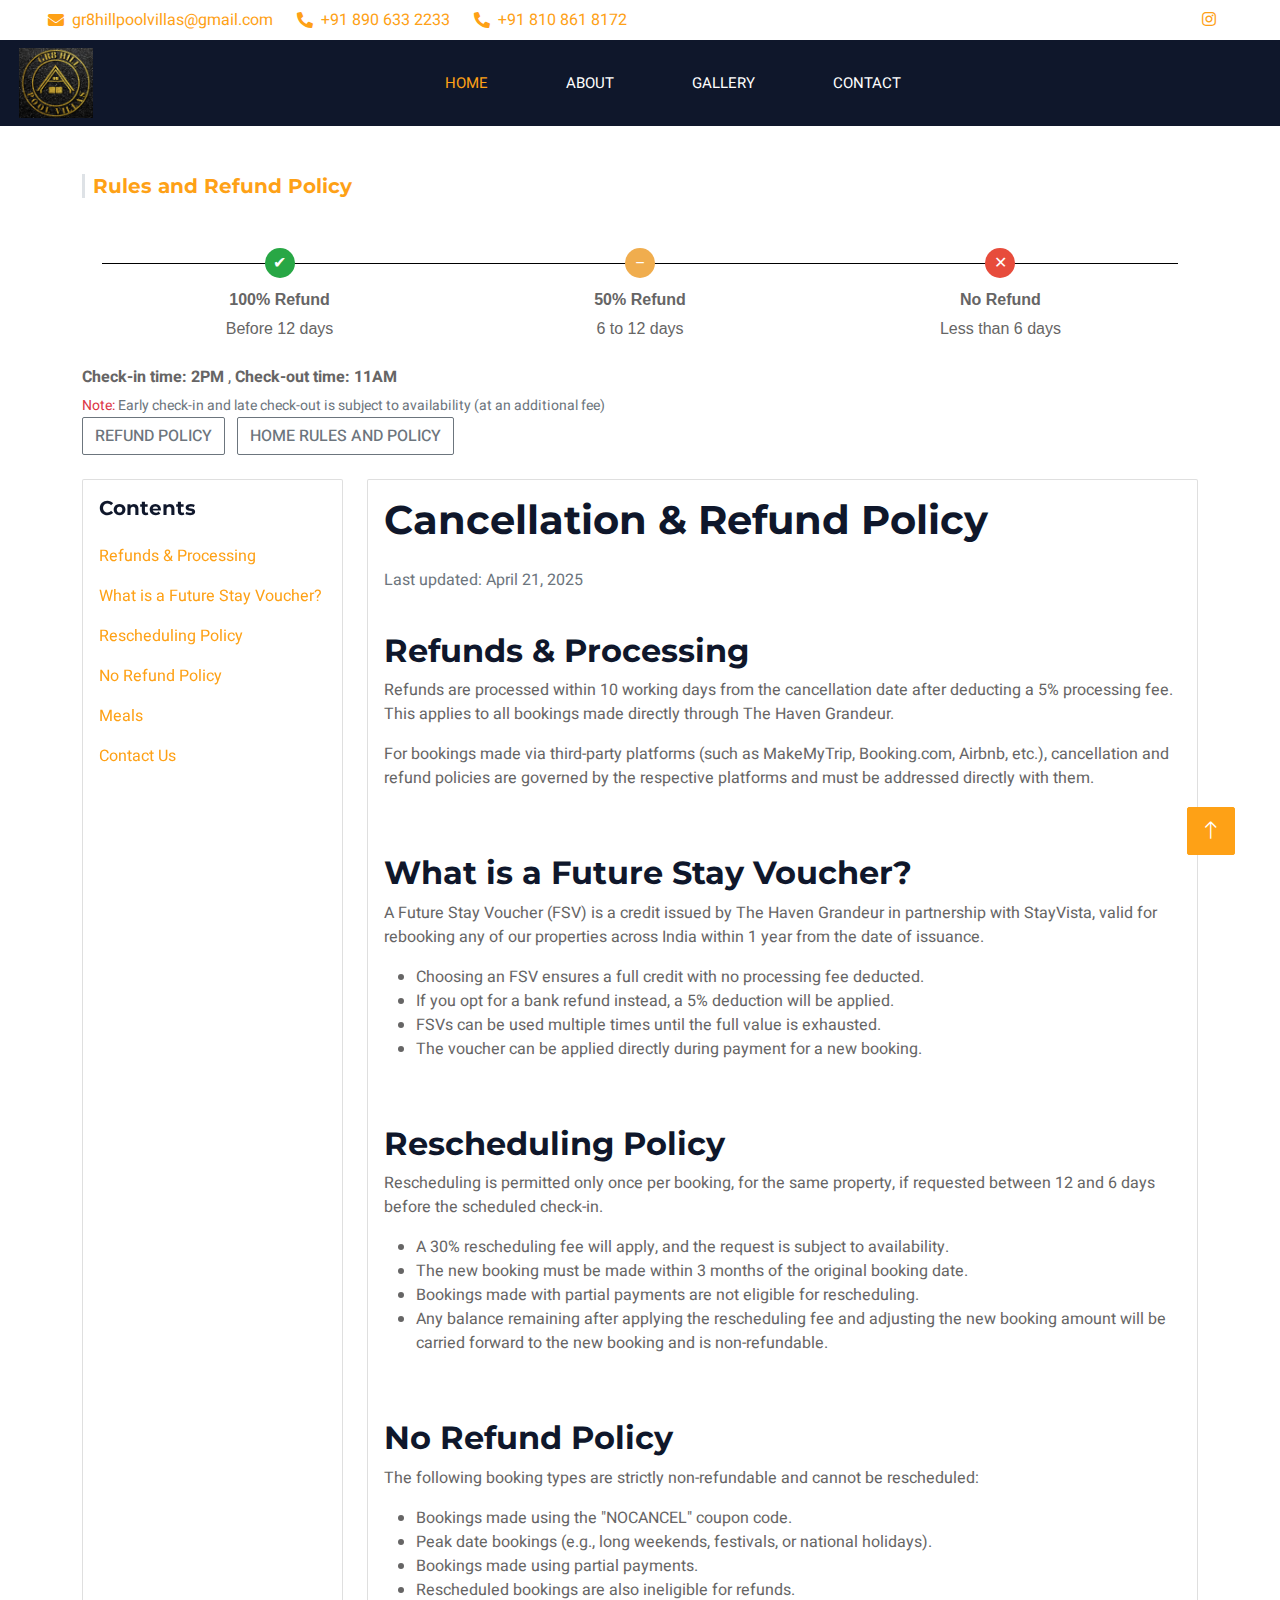
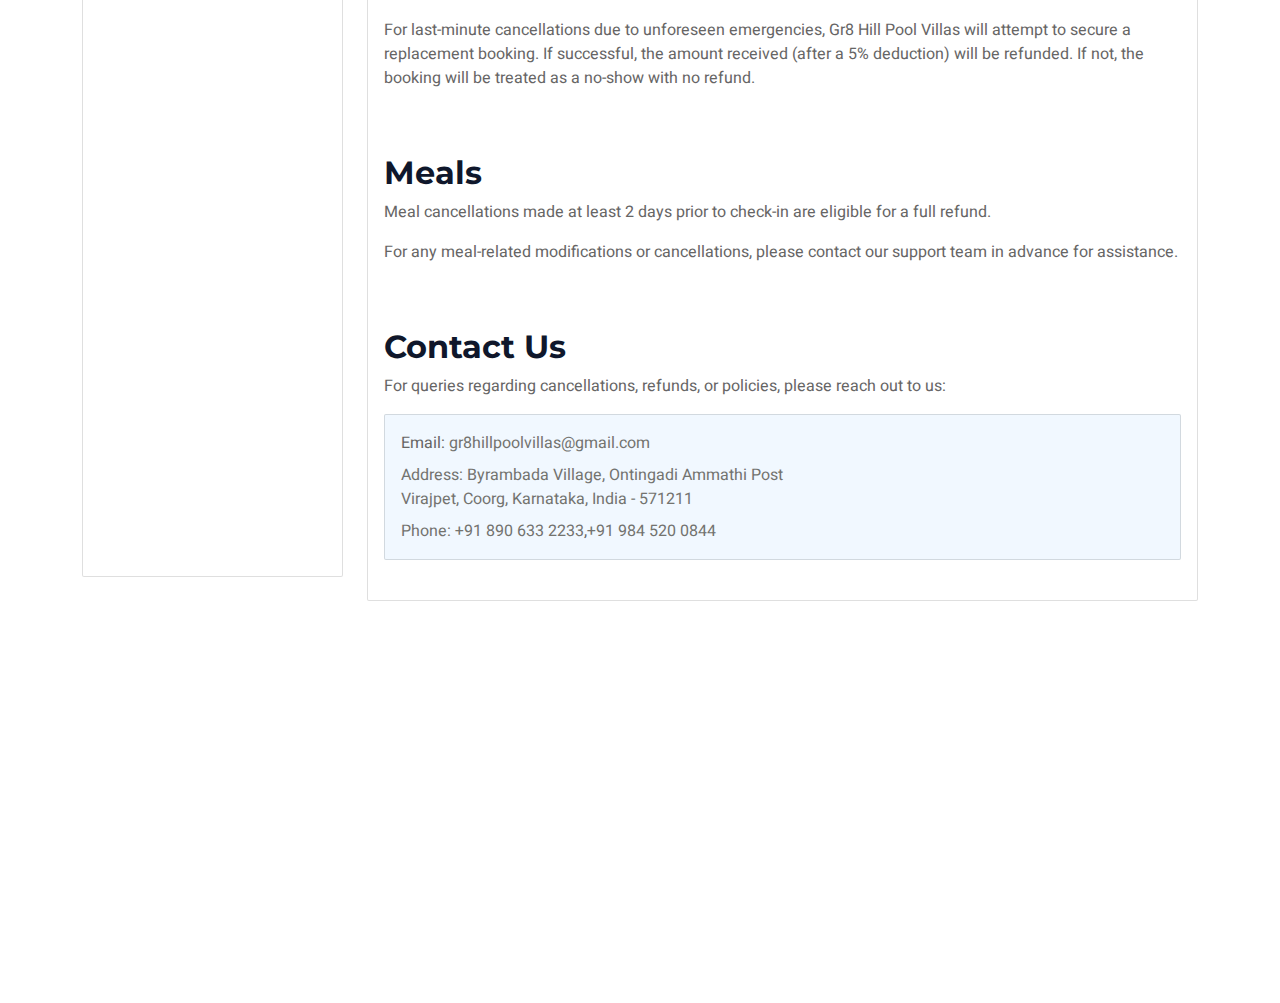
<file: cancellation&refund.html>
<!DOCTYPE html>
<html lang="en">

<head>
  <meta charset="utf-8" />
  <title>Gr8 Hill Pool Villas</title>
  <meta content="width=device-width, initial-scale=1.0" name="viewport" />
  <meta content="" name="keywords" />
  <meta content="" name="description" />

  <!-- Favicon -->
  <link href="img/favicon.ico" rel="icon" />

  <!-- Google Web Fonts -->
  <link rel="preconnect" href="https://fonts.googleapis.com" />
  <link rel="preconnect" href="https://fonts.gstatic.com" crossorigin />
  <link
    href="https://fonts.googleapis.com/css2?family=Heebo:wght@400;500;600;700&family=Montserrat:wght@400;500;600;700&display=swap"
    rel="stylesheet" />

  <link rel="stylesheet" href="https://cdnjs.cloudflare.com/ajax/libs/font-awesome/6.7.2/css/all.min.css"
    integrity="sha512-Evv84Mr4kqVGRNSgIGL/F/aIDqQb7xQ2vcrdIwxfjThSH8CSR7PBEakCr51Ck+w+/U6swU2Im1vVX0SVk9ABhg=="
    crossorigin="anonymous" referrerpolicy="no-referrer" />
  <!-- Icon Font Stylesheet -->
  <link href="https://cdnjs.cloudflare.com/ajax/libs/font-awesome/5.10.0/css/all.min.css" rel="stylesheet" />
  <link href="https://cdn.jsdelivr.net/npm/bootstrap-icons@1.4.1/font/bootstrap-icons.css" rel="stylesheet" />

  <!-- Libraries Stylesheet -->
  <link href="lib/animate/animate.min.css" rel="stylesheet" />
  <link href="lib/owlcarousel/assets/owl.carousel.min.css" rel="stylesheet" />
  <link href="lib/tempusdominus/css/tempusdominus-bootstrap-4.min.css" rel="stylesheet" />

  <!-- Customized Bootstrap Stylesheet -->
  <link href="css/bootstrap.min.css" rel="stylesheet" />

  <!-- Template Stylesheet -->
  <link href="css/style.css" rel="stylesheet" />

  <!-- New CSS  -->
  <!-- <link rel="stylesheet" href="/css/New.css" /> -->
</head>

<body>
  <div class="bg-white p-0">
    <!-- Spinner Start -->
    <div id="spinner"
      class="show bg-white position-fixed translate-middle w-100 vh-100 top-50 start-50 d-flex align-items-center justify-content-center">
      <div class="spinner-border text-primary" style="width: 3rem; height: 3rem" role="status">
        <span class="sr-only">Loading...</span>
      </div>
    </div>
    <!-- Spinner End -->

    <!-- Header Start -->
    <div class="container-fluid bg-dark px-0">
      <!-- Full-width information details section - visible on all devices -->
      <div class="d-flex flex-wrap align-items-center px-1 px-md-5 py-md-2 bg-white">
        <!-- Email -->
        <div class="d-inline-flex align-items-center me-4">
          <i class="fa fa-envelope text-primary me-2"></i>
          <p class="mb-0">
            <a href="mailto:gr8hillpoolvillas@gmail.com">gr8hillpoolvillas@gmail.com</a>
          </p>
        </div>

        <!-- First Phone Number (Always Visible) -->
        <div class="d-inline-flex align-items-center me-4">
          <i class="fa fa-phone-alt text-primary me-2"></i>
          <p class="mb-0">
            <a href="tel:+91 890 633 2233" class="text-black text-decoration-none">+91 890 633 2233</a>
          </p>
        </div>
        <!-- second Phone Number (Always Visible) -->
        <div class="d-inline-flex align-items-center me-4">
          <i class="fa fa-phone-alt text-primary me-2"></i>
          <p class="mb-0">
            <a href="tel:+91 810 861 8172" class="text-black text-decoration-none">+91 810 861 8172</a>
          </p>
        </div>

        <!-- Hidden on Desktop, Collapsible on Mobile -->
        <div class="d-inline-flex d-md-none">
          <button class="btn btn-link p-0" data-bs-toggle="collapse" data-bs-target="#moreContact">
            See More
          </button>
        </div>

        <!-- Collapsible Section (Only for Mobile) -->
        <div class="collapse d-md-none" id="moreContact">
          <div class="d-inline-flex align-items-center me-4">
            <i class="fa fa-phone-alt text-primary me-2"></i>
            <p class="mb-0">
              <a href="tel:" class="text-black text-decoration-none"></a>
            </p>
          </div>
        </div>

        <!-- Social Media Icons (Always Visible) -->
        <div class="ms-auto d-inline-flex">
          <!-- <a class="me-3"
            href="http://facebook.com/people/thehavenluxurystay/100083166387274/?rdid=3Bkg4GeKPlyQz74z&share_url=https%3A%2F%2Fwww.facebook.com%2Fshare%2F1DapdrFd7K%2F">
            <i class="fab fa-facebook-f"></i>
          </a> -->
          <a class="me-3" href="https://www.instagram.com/gr8hill_poolvillas/">
            <i class="fab fa-instagram"></i>
          </a>
        </div>
      </div>

      <!-- Navigation bar -->
      <div class="row gx-0 bg-dark">
        <div class="col-lg-12 px-0">
          <nav class="navbar navbar-expand-lg navbar-dark p-0">
            <!-- Left logo (visible on all screen sizes) -->
            <a href="index.html" style="border-radius: 50%;"
              class="navbar-brand d-flex align-items-center ms-3 me-auto py-2">
              <img src="./main-img/logo.jpeg" alt="Gr8 Hill Pool Villas" class="logo-img" />
              <!-- <h3 style="color: white;">Gr8 Hill Pool Villas</h3> -->
            </a>

            <!-- Mobile toggle button -->
            <button type="button" class="navbar-toggler me-3" data-bs-toggle="collapse"
              data-bs-target="#navbarCollapse">
              <span class="navbar-toggler-icon"></span>
            </button>

            <!-- Navigation items -->
            <div class="collapse navbar-collapse justify-content-center" id="navbarCollapse">
              <div class="navbar-nav">
                <a href="index.html" class="nav-item nav-link px-4 active">Home</a>
                <a href="about.html" class="nav-item nav-link px-4 ">About</a>
                <a href="gallery.html" class="nav-item nav-link px-4">Gallery</a>
                <!-- <a href="services.html" class="nav-item nav-link px-4">Services</a> -->
                <!-- <a href="nearby.html" class="nav-item nav-link px-4">Near By Places</a>
                <a href="main-img/RestaurantMenu.pdf" class="nav-item nav-link px-4" target="_blank">Menu</a> -->
                <a href="contact.html" class="nav-item nav-link px-4">Contact</a>
              </div>
            </div>
          </nav>
        </div>
      </div>
    </div>
    <!-- Header End -->

    <div class="container py-5">
      <!-- Title -->
      <h5 class="fw-bold mb-3">
        <span class="text-primary border-start border-3 ps-2">Rules and Refund Policy</span>
      </h5>

      <div
        style="display: flex; align-items: center; font-family: Arial, sans-serif; margin-top: 50px; justify-content: space-between; position: relative; padding: 0 20px;">

        <!-- Connector Line (background) -->
        <div
          style="position: absolute; top: 15px; left: 20px; right: 20px; height: 1px; background-color: black; z-index: 0;">
        </div>

        <!-- Green Section -->
        <div style="text-align: center; width: 33%; z-index: 1;">
          <div
            style="background-color: #28a745; color: white; border-radius: 50%; width: 30px; height: 30px; margin: 0 auto; display: flex; align-items: center; justify-content: center;">
            ✔</div>
          <p style="font-weight: bold; margin: 10px 0 5px;">100% Refund</p>
          <p style="margin: 0;">Before 12 days</p>
        </div>

        <!-- Yellow Section -->
        <div style="text-align: center; width: 33%; z-index: 1;">
          <div
            style="background-color: #f0ad4e; color: white; border-radius: 50%; width: 30px; height: 30px; margin: 0 auto; display: flex; align-items: center; justify-content: center;">
            −</div>
          <p style="font-weight: bold; margin: 10px 0 5px;">50% Refund</p>
          <p style="margin: 0;">6 to 12 days</p>
        </div>

        <!-- Red Section -->
        <div style="text-align: center; width: 33%; z-index: 1;">
          <div
            style="background-color: #e74c3c; color: white; border-radius: 50%; width: 30px; height: 30px; margin: 0 auto; display: flex; align-items: center; justify-content: center;">
            ✕</div>
          <p style="font-weight: bold; margin: 10px 0 5px;">No Refund</p>
          <p style="margin: 0;">Less than 6 days</p>
        </div>

      </div>


      <!-- Check-in/out Info -->
      <p class="mb-1 mt-4">
        <strong>Check-in time:</strong> <span class="fw-bold">2PM</span> ,
        <strong>Check-out time:</strong> <span class="fw-bold">11AM</span>
      </p>
      <p class="text-muted mb-0">
        <small><span class="text-danger">Note:</span> Early check-in and late
          check-out is subject to availability (at an additional fee)</small>
      </p>

      <!-- Toggle Buttons -->
      <div class="mb-4">
        <button class="btn btn-outline-secondary me-2" onclick="showTab('refund')">
          Refund Policy
        </button>
        <button class="btn btn-outline-secondary" onclick="showTab('home')">
          Home Rules and Policy
        </button>
      </div>

      <!-- Refund Policy Content (Default Visible) -->
      <div id="refund" class="tab-content">
        <div class="row">
          <!-- Sidebar TOC -->
          <div class="col-lg-3 mb-4">
            <div class="card sticky-top" style="top: 2rem">
              <div class="card-body">
                <h5 class="card-title mb-3">Contents</h5>
                <nav class="nav flex-column">
                  <a class="toc-link py-2" href="#refunds">Refunds & Processing</a>
                  <a class="toc-link py-2" href="#voucher">What is a Future Stay Voucher?</a>
                  <a class="toc-link py-2" href="#rescheduling">Rescheduling Policy</a>
                  <a class="toc-link py-2" href="#norefund">No Refund Policy</a>
                  <a class="toc-link py-2" href="#meals">Meals</a>
                  <a class="toc-link py-2" href="#contact">Contact Us</a>
                </nav>
              </div>
            </div>
          </div>

          <!-- Main Refund Content -->
          <div class="col-lg-9">
            <div class="card">
              <div class="card-body">
                <h1 class="mb-4">Cancellation & Refund Policy</h1>
                <p class="text-muted">Last updated: April 21, 2025</p>

                <div id="refunds" class="policy-section py-4">
                  <h2>Refunds & Processing</h2>
                  <p>
                    Refunds are processed within 10 working days from the
                    cancellation date after deducting a 5% processing fee.
                    This applies to all bookings made directly through The
                    Haven Grandeur.
                  </p>
                  <p>
                    For bookings made via third-party platforms (such as
                    MakeMyTrip, Booking.com, Airbnb, etc.), cancellation and
                    refund policies are governed by the respective platforms
                    and must be addressed directly with them.
                  </p>
                </div>

                <div id="voucher" class="policy-section py-4">
                  <h2>What is a Future Stay Voucher?</h2>
                  <p>
                    A Future Stay Voucher (FSV) is a credit issued by The
                    Haven Grandeur in partnership with StayVista, valid for
                    rebooking any of our properties across India within 1 year
                    from the date of issuance.
                  </p>
                  <ul>
                    <li>
                      Choosing an FSV ensures a full credit with no processing
                      fee deducted.
                    </li>
                    <li>
                      If you opt for a bank refund instead, a 5% deduction
                      will be applied.
                    </li>
                    <li>
                      FSVs can be used multiple times until the full value is
                      exhausted.
                    </li>
                    <li>
                      The voucher can be applied directly during payment for a
                      new booking.
                    </li>
                  </ul>
                </div>

                <div id="rescheduling" class="policy-section py-4">
                  <h2>Rescheduling Policy</h2>
                  <p>
                    Rescheduling is permitted only once per booking, for the
                    same property, if requested between 12 and 6 days before
                    the scheduled check-in.
                  </p>
                  <ul>
                    <li>
                      A 30% rescheduling fee will apply, and the request is
                      subject to availability.
                    </li>
                    <li>
                      The new booking must be made within 3 months of the
                      original booking date.
                    </li>
                    <li>
                      Bookings made with partial payments are not eligible for
                      rescheduling.
                    </li>
                    <li>
                      Any balance remaining after applying the rescheduling
                      fee and adjusting the new booking amount will be carried
                      forward to the new booking and is non-refundable.
                    </li>
                  </ul>
                </div>

                <div id="norefund" class="policy-section py-4">
                  <h2>No Refund Policy</h2>
                  <p>
                    The following booking types are strictly non-refundable
                    and cannot be rescheduled:
                  </p>
                  <ul>
                    <li>Bookings made using the "NOCANCEL" coupon code.</li>
                    <li>
                      Peak date bookings (e.g., long weekends, festivals, or
                      national holidays).
                    </li>
                    <li>Bookings made using partial payments.</li>
                    <li>
                      Rescheduled bookings are also ineligible for refunds.
                    </li>
                  </ul>
                  <p>
                    For last-minute cancellations due to unforeseen
                    emergencies, Gr8 Hill Pool Villas will attempt to secure a
                    replacement booking. If successful, the amount received
                    (after a 5% deduction) will be refunded. If not, the
                    booking will be treated as a no-show with no refund.
                  </p>
                </div>

                <div id="meals" class="policy-section py-4">
                  <h2>Meals</h2>
                  <p>
                    Meal cancellations made at least 2 days prior to check-in
                    are eligible for a full refund.
                  </p>
                  <p>
                    For any meal-related modifications or cancellations,
                    please contact our support team in advance for assistance.
                  </p>
                </div>

                <div id="contact" class="policy-section py-4">
                  <h2>Contact Us</h2>
                  <p>
                    For queries regarding cancellations, refunds, or policies,
                    please reach out to us:
                  </p>
                  <div class="card bg-light mt-3">
                    <div class="card-body">
                      <p class="mb-2">
                        Email:
                        <a href="mailto:gr8hillpoolvillas@gmail.com"
                          style="color: #73736f;">gr8hillpoolvillas@gmail.com</a>
                      </p>
                      <p class="mb-2">
                        <a href=""
                          target="_blank" rel="noopener noreferrer" style="color: #73736f;">
                          Address: Byrambada Village, Ontingadi Ammathi Post
                          <br />
                          Virajpet, Coorg, Karnataka, India - 571211
                      </p>
                      <p class="mb-0">
                        Phone:
                        <a href="tel:+91 890 633 2233" style="color: #73736f;">
                          +91 890 633 2233</a>,<a href="tel:" style="color: #73736f;">+91 984 520
                          0844</a>
                      </p>
                    </div>
                  </div>
                </div>
              </div>
            </div>
          </div>
        </div>
      </div>

      <!-- Home Rules Placeholder -->

      <div id="home" class="tab-content d-none">
        <div class="card">
          <div class="card-body">
            <h2 class="mb-4">Home Rules and Policy</h2>
            <ul class="list-unstyled">
              <li>• The location of the villa is secluded.</li>
              <li>• In case of a power outage, the generator can support a few appliances for up to 7 hours.
                Additionally, the inverter can support the lights and TV for up to 8 hours. Power backup does not
                support ACs.</li>
              <li>• Guests are requested to wear life jackets compulsorily for all water activities.</li>
              <li>• Guests are earnestly requested to treat the home with care.</li>
              <li>• The villa houses many vintage artifacts and paintings. Please be cautious around them.</li>
              <li>• Smoking is allowed in the lawn area only.</li>
              <li>• Alcohol consumption is permitted in designated areas.</li>
              <li>• Due to the property's natural surroundings, guests are advised to remain cautious of bugs and
                insects.</li>
              <li>• The caretaker resides on the premises.</li>
              <li>• CCTV cameras monitor the living room and external areas for security purposes.</li>
              <li>• This is a standalone property.</li>
              <li>• Complimentary Wi-Fi is available. Network quality may vary with availability.</li>
              <li>• Loud music is not permitted after 10 PM.</li>
              <li>• Consumption of non-vegetarian food is allowed.</li>
              <li>• All major mobile networks work fairly well in this area.</li>
              <li>• Pets are not allowed at this property.</li>
              <li>• Bachelor groups are not permitted. However, exceptions may be made with prior request and a
                refundable security deposit.</li>
            </ul>
          </div>
        </div>
      </div>
    </div>

    <script>
      function showTab(tab) {
        document.getElementById("refund").classList.add("d-none");
        document.getElementById("home").classList.add("d-none");
        document.getElementById(tab).classList.remove("d-none");
      }
    </script>

    <!-- Footer Start -->
    <div class="container-fluid bg-dark text-light footer wow fadeIn" data-wow-delay="0.1s">
      <div class="container pb-5">
        <div class="row g-5">
          <div class="col-md-6 col-lg-6">
            <h6 class="section-title text-start text-primary text-uppercase mb-4">
              Contact
            </h6>
            <p class="mb-2">
              <i class="fa fa-map-marker-alt me-3"></i>
              <a href=""
                target="_blank" rel="noopener noreferrer" style="color: white;">
                GR8 HILL POOL VILLAS, GR8, Karanjale, Maharashtra, <br />
                Malshej Ghat, India
              </a>
            </p>

            <p class="mb-2">
              <i class="fa fa-phone-alt me-3"></i>
              <a href="tel:+919980526851" style="color: white;">+91 890 633 2233, </a>
              <a href="tel:+918108618172" style="color: white;">+91 810 861 8172, </a>
              <a href="tel:+919607773000" style="color: white;">+91 960 777 3000, </a>
              <a href="tel:+919082505479" style="color: white;">+91 908 250 5479</a>
            </p>

            <p class="mb-2">
              <i class="fa fa-envelope me-3"></i>
              <a href="mailto:gr8hillpoolvillas@gmail.com" style="color: white;">gr8hillpoolvillas@gmail.com</a>
            </p>

            <div class="d-flex pt-2">
              <!-- <a class="btn btn-outline-light btn-social"
                href="http://facebook.com/people/thehavenluxurystay/100083166387274/?rdid=3Bkg4GeKPlyQz74z&share_url=https%3A%2F%2Fwww.facebook.com%2Fshare%2F1DapdrFd7K%2F"><i
                  class="fab fa-facebook-f"></i></a> -->
              <a class="btn btn-outline-light btn-social" target="_blank"
                href="https://www.instagram.com/accounts/login/?next=%2Fgr8hill_poolvillas%2F&source=omni_redirect"><i
                  class="fab fa-instagram"></i></a>
            </div>
          </div>
          <div class="col-lg-6 col-md-12">
            <div class="row gy-5 g-4">
              <div class="col-md-6">
                <h6 class="section-title text-start text-primary text-uppercase mb-4">
                  Company
                </h6>
                <a class="btn btn-link" href="./index.html">Home</a>
                <a class="btn btn-link" href="./about.html">About Us</a>
                <a class="btn btn-link" href="./gallery.html">Gallery</a>
                <!-- <a class="btn btn-link" href="./services.html">Services</a> -->
                <!-- <a class="btn btn-link" href="./nearby.html">Near By Places</a> -->
                <!-- <a class="btn btn-link" href="./main-img/RestaurantMenu.pdf">Menu</a> -->
                <a class="btn btn-link" href="./contact.html">Contact Us</a>
              </div>
              <div class="col-md-6">
                <h6 class="section-title text-start text-primary text-uppercase mb-4">
                  Legal
                </h6>
                <a class="btn btn-link" href="./privacyPolicy.html">Privacy Policy</a>
                <a class="btn btn-link" href="./termsandconditions.html">Terms & Conditions</a>
                <!-- <a class="btn btn-link" href="">Shiping Policy</a> -->
                <a class="btn btn-link" href="./cancellation&refund.html">Cancellation & Refunds</a>
              </div>
            </div>
          </div>
        </div>
      </div>
      <div class="container">
        <div class="copyright">
          <div class="row">
            <div class="col-md-6 text-center text-md-start mb-3 mb-md-0">
              &copy; <a class="border-bottom" href="#">Gr8 Hill Pool Villas</a>,
              All Right Reserved.

              <!--/*** This template is free as long as you keep the footer author’s credit link/attribution link/backlink. If you'd like to use the template without the footer author’s credit link/attribution link/backlink, you can purchase the Credit Removal License from "https://htmlcodex.com/credit-removal". Thank you for your support. ***/-->
              Designed By
              <a class="border-bottom" href="https://ratebotai.com/">RateBot Ai</a>
            </div>
            <div class="col-md-6 text-center text-md-end">
              <div class="footer-menu">
                <a href="./index.html">Home</a>
                <a href="./about.html">About Us</a>
                <a href="./gallery.html">Gallery</a>
                <a href="./contact.html">Contact Us</a>
              </div>
            </div>
          </div>
        </div>
      </div>
    </div>
    <!-- Footer End -->

    <!-- Back to Top -->
    <a href="#" class="btn btn-lg btn-primary btn-lg-square back-to-top"><i class="bi bi-arrow-up"></i></a>

    <!-- JavaScript Libraries -->
    <script src="https://code.jquery.com/jquery-3.4.1.min.js"></script>
    <script src="https://cdn.jsdelivr.net/npm/bootstrap@5.0.0/dist/js/bootstrap.bundle.min.js"></script>
    <script src="lib/wow/wow.min.js"></script>
    <script src="lib/easing/easing.min.js"></script>
    <script src="lib/waypoints/waypoints.min.js"></script>
    <script src="lib/counterup/counterup.min.js"></script>
    <script src="lib/owlcarousel/owl.carousel.min.js"></script>
    <script src="lib/tempusdominus/js/moment.min.js"></script>
    <script src="lib/tempusdominus/js/moment-timezone.min.js"></script>
    <script src="lib/tempusdominus/js/tempusdominus-bootstrap-4.min.js"></script>

    <!-- Template Javascript -->
    <script src="js/main.js"></script>
</body>

</html>
</file>
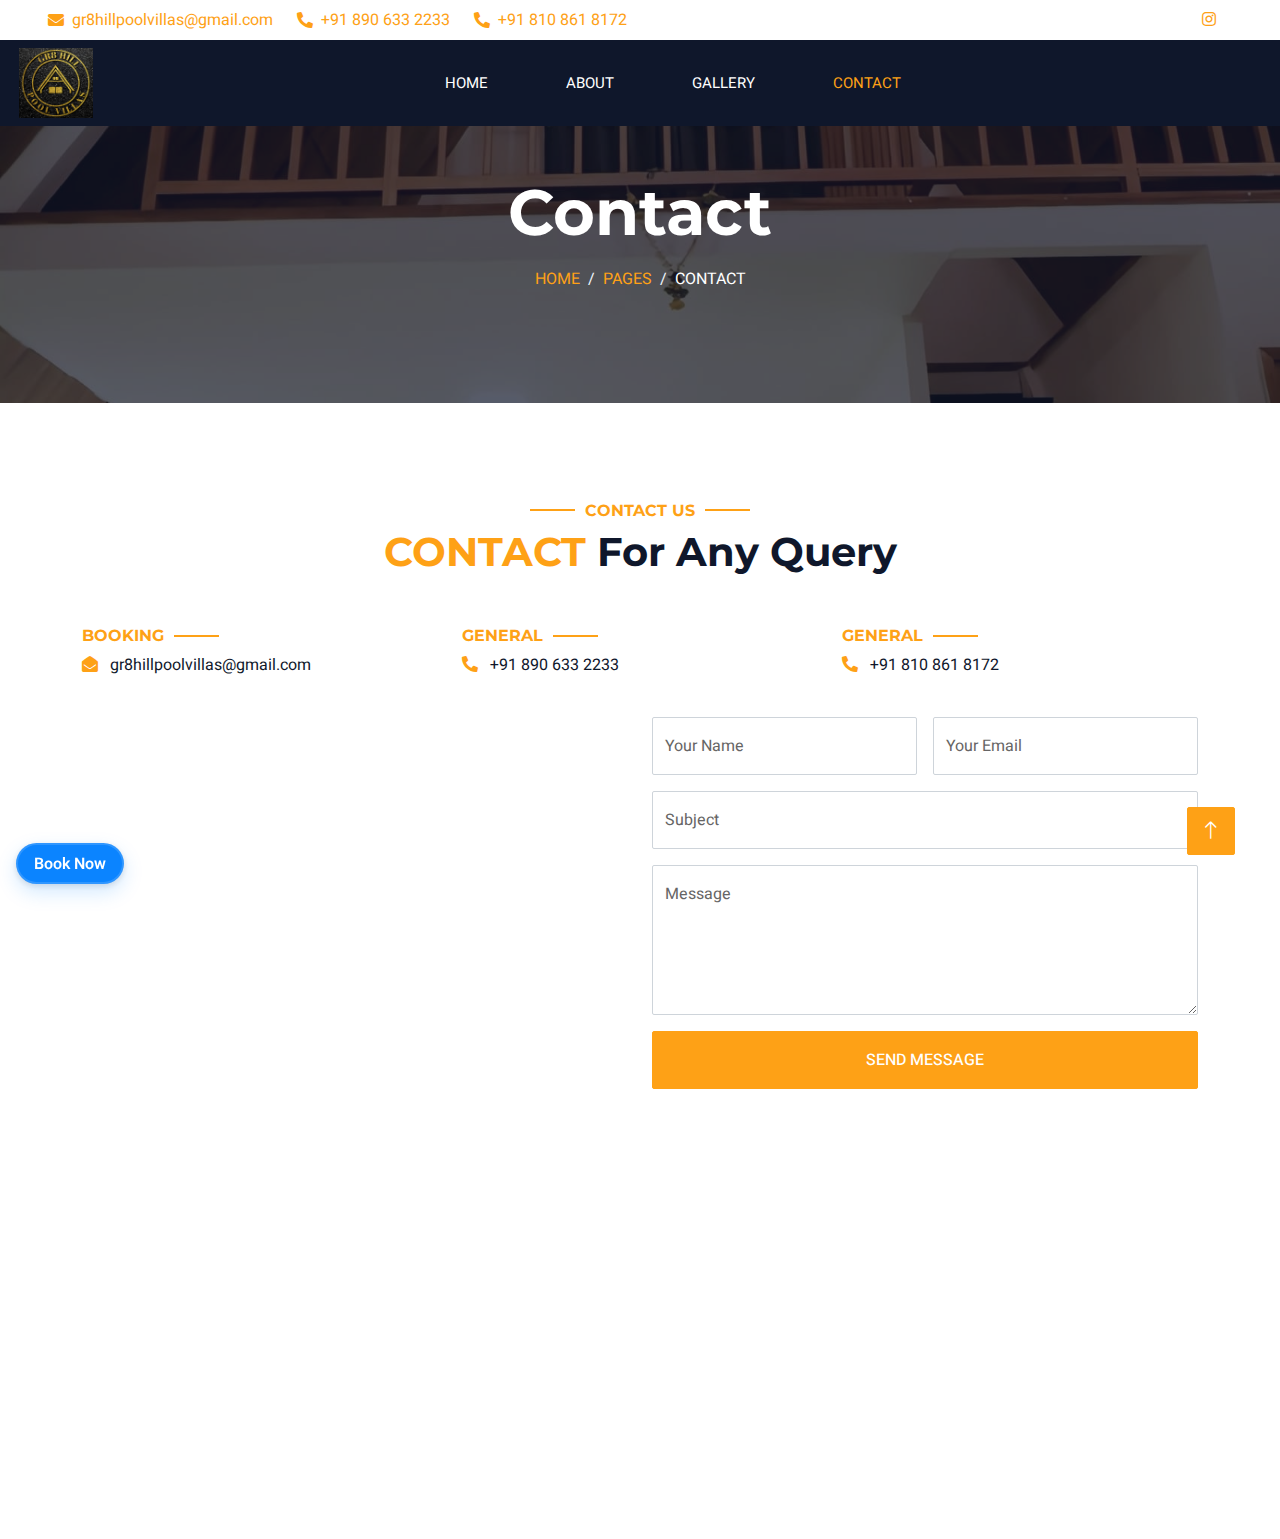
<file: contact.html>
<!DOCTYPE html>
<html lang="en">

<head>
  <meta charset="utf-8" />
  <title>Gr8 Hill Pool Villas</title>
  <meta content="width=device-width, initial-scale=1.0" name="viewport" />
  <meta content="" name="keywords" />
  <meta content="" name="description" />

  <!-- Favicon -->
  <link href="img/favicon.ico" rel="icon" />

  <!-- Google Web Fonts -->
  <link rel="preconnect" href="https://fonts.googleapis.com" />
  <link rel="preconnect" href="https://fonts.gstatic.com" crossorigin />
  <link
    href="https://fonts.googleapis.com/css2?family=Heebo:wght@400;500;600;700&family=Montserrat:wght@400;500;600;700&display=swap"
    rel="stylesheet" />

  <!-- Icon Font Stylesheet -->
  <link href="https://cdnjs.cloudflare.com/ajax/libs/font-awesome/5.10.0/css/all.min.css" rel="stylesheet" />
  <link href="https://cdn.jsdelivr.net/npm/bootstrap-icons@1.4.1/font/bootstrap-icons.css" rel="stylesheet" />

  <!-- Libraries Stylesheet -->
  <link href="lib/animate/animate.min.css" rel="stylesheet" />
  <link href="lib/owlcarousel/assets/owl.carousel.min.css" rel="stylesheet" />
  <link href="lib/tempusdominus/css/tempusdominus-bootstrap-4.min.css" rel="stylesheet" />

  <!-- Customized Bootstrap Stylesheet -->
  <link href="css/bootstrap.min.css" rel="stylesheet" />

  <!-- Template Stylesheet -->
  <link href="css/style.css" rel="stylesheet" />

  <style>
    .floating-btn {
      position: fixed;
      left: 1rem;
      bottom: 1rem;
      z-index: 9999;

      display: inline-flex;
      align-items: center;
      justify-content: center;
      gap: 0.5rem;

      padding: 0.65rem 1rem;
      border-radius: 999px;
      /* pill shape */
      font-weight: 600;
      font-size: 16px;
      line-height: 1;

      /* High-contrast base color visible on both black & white backgrounds */
      background: #0b84ff;
      /* bright blue (visible on light & dark) */
      color: #ffffff;
      border: 2px solid rgba(255, 255, 255, 0.15);

      text-decoration: none;
      box-shadow: 0 8px 20px rgba(11, 132, 255, 0.18), 0 2px 6px rgba(0, 0, 0, 0.12);
      transition: transform 120ms ease, box-shadow 120ms ease, opacity 120ms ease;
      -webkit-tap-highlight-color: transparent;
    }

    .floating-btn:focus {
      outline: 3px solid rgba(11, 132, 255, 0.25);
      outline-offset: 2px;
    }

    .floating-btn:hover {
      transform: translateY(-3px);
      box-shadow: 0 12px 28px rgba(11, 132, 255, 0.22), 0 4px 10px rgba(0, 0, 0, 0.14);
    }

    /* In case you want a light-mode variant (e.g., for very bright sites) */
    .floating-btn.light-variant {
      background: #ffffff;
      color: #0b84ff;
      border-color: rgba(11, 132, 255, 0.12);
      box-shadow: 0 8px 18px rgba(0, 0, 0, 0.08);
    }

    /* Larger touch target on small screens */
    @media (max-width: 480px) {
      .floating-btn {
        left: 0.6rem;
        bottom: 0.6rem;
        padding: 0.9rem 1.1rem;
        font-size: 17px;
      }
    }
  </style>
</head>

<body>
  <!-- Floating "Book Now" button (bottom-left). href="#" -> replace with your booking URL -->
  <a href="https://booking.gr8hillpoolvillas.com/hotel/hotel-details?hotel_id=138" target="_blank"
    rel="noopener noreferrer" class="floating-btn" aria-label="Book Now">
    Book Now
  </a>
  <div class="bg-white p-0">
    <!-- Spinner Start -->
    <div id="spinner"
      class="show bg-white position-fixed translate-middle w-100 vh-100 top-50 start-50 d-flex align-items-center justify-content-center">
      <div class="spinner-border text-primary" style="width: 3rem; height: 3rem" role="status">
        <span class="sr-only">Loading...</span>
      </div>
    </div>
    <!-- Spinner End -->

    <!-- Header Start -->
    <div class="container-fluid bg-dark px-0">
      <!-- Full-width information details section - visible on all devices -->
      <div class="d-flex flex-wrap align-items-center px-1 px-md-5 py-md-2 bg-white">
        <!-- Email -->
        <div class="d-inline-flex align-items-center me-4">
          <i class="fa fa-envelope text-primary me-2"></i>
          <p class="mb-0">
            <a href="mailto:gr8hillpoolvillas@gmail.com">gr8hillpoolvillas@gmail.com</a>
          </p>
        </div>

        <!-- First Phone Number (Always Visible) -->
        <div class="d-inline-flex align-items-center me-4">
          <i class="fa fa-phone-alt text-primary me-2"></i>
          <p class="mb-0">
            <a href="tel:+91 890 633 2233" class="text-black text-decoration-none">+91 890 633 2233</a>
          </p>
        </div>
        <!-- second Phone Number (Always Visible) -->
        <div class="d-inline-flex align-items-center me-4">
          <i class="fa fa-phone-alt text-primary me-2"></i>
          <p class="mb-0">
            <a href="tel:+91 810 861 8172" class="text-black text-decoration-none">+91 810 861 8172</a>
          </p>
        </div>

        <!-- Hidden on Desktop, Collapsible on Mobile -->
        <div class="d-inline-flex d-md-none">
          <button class="btn btn-link p-0" data-bs-toggle="collapse" data-bs-target="#moreContact">
            See More
          </button>
        </div>

        <!-- Collapsible Section (Only for Mobile) -->
        <div class="collapse d-md-none" id="moreContact">
          <div class="d-inline-flex align-items-center me-4">
            <i class="fa fa-phone-alt text-primary me-2"></i>
            <p class="mb-0">
              <a href="tel:" class="text-black text-decoration-none"></a>
            </p>
          </div>
        </div>

        <!-- Social Media Icons (Always Visible) -->
        <div class="ms-auto d-inline-flex">
          <!-- <a class="me-3"
            href="http://facebook.com/people/thehavenluxurystay/100083166387274/?rdid=3Bkg4GeKPlyQz74z&share_url=https%3A%2F%2Fwww.facebook.com%2Fshare%2F1DapdrFd7K%2F">
            <i class="fab fa-facebook-f"></i>
          </a> -->
          <a class="me-3" href="https://www.instagram.com/gr8hill_poolvillas/">
            <i class="fab fa-instagram"></i>
          </a>
        </div>
      </div>

      <!-- Navigation bar -->
      <div class="row gx-0 bg-dark">
        <div class="col-lg-12 px-0">
          <nav class="navbar navbar-expand-lg navbar-dark p-0">
            <!-- Left logo (visible on all screen sizes) -->
            <a href="index.html" style="border-radius: 50%;"
              class="navbar-brand d-flex align-items-center ms-3 me-auto py-2">
              <img src="./main-img/logo.jpeg" alt="Gr8 Hill Pool Villas" class="logo-img" />
              <!-- <h3 style="color: white;">Gr8 Hill Pool Villas</h3> -->
            </a>

            <!-- Mobile toggle button -->
            <button type="button" class="navbar-toggler me-3" data-bs-toggle="collapse"
              data-bs-target="#navbarCollapse">
              <span class="navbar-toggler-icon"></span>
            </button>

            <!-- Navigation items -->
            <div class="collapse navbar-collapse justify-content-center" id="navbarCollapse">
              <div class="navbar-nav">
                <a href="index.html" class="nav-item nav-link px-4 ">Home</a>
                <a href="about.html" class="nav-item nav-link px-4 ">About</a>
                <a href="gallery.html" class="nav-item nav-link px-4">Gallery</a>
                <!-- <a href="services.html" class="nav-item nav-link px-4">Services</a> -->
                <!-- <a href="nearby.html" class="nav-item nav-link px-4">Near By Places</a>
                <a href="main-img/RestaurantMenu.pdf" class="nav-item nav-link px-4" target="_blank">Menu</a> -->
                <a href="contact.html" class="nav-item nav-link px-4 active">Contact</a>
              </div>
            </div>
          </nav>
        </div>
      </div>
    </div>
    <!-- Header End -->

    <!-- Page Header Start -->
    <div class="container-fluid page-header mb-5 p-0" style="background-image: url(main-img/img_10.jpeg)">
      <div class="container-fluid page-header-inner py-5">
        <div class="container text-center pb-5">
          <h1 class="display-3 text-white mb-3 animated slideInDown">
            Contact
          </h1>
          <nav aria-label="breadcrumb">
            <ol class="breadcrumb justify-content-center text-uppercase">
              <li class="breadcrumb-item"><a href="#">Home</a></li>
              <li class="breadcrumb-item"><a href="#">Pages</a></li>
              <li class="breadcrumb-item text-white active" aria-current="page">
                Contact
              </li>
            </ol>
          </nav>
        </div>
      </div>
    </div>
    <!-- Page Header End -->

    <!-- Contact Start -->
    <div class="py-5">
      <div class="container">
        <div class="text-center wow fadeInUp" data-wow-delay="0.1s">
          <h6 class="section-title text-center text-primary text-uppercase">
            Contact Us
          </h6>
          <h1 class="mb-5">
            <span class="text-primary text-uppercase">Contact</span> For Any
            Query
          </h1>
        </div>
        <div class="row g-4 mb-5">
          <div class="col-12">
            <div class="row gy-4">
              <div class="col-md-4">
                <h6 class="section-title text-start text-primary text-uppercase">
                  Booking
                </h6>
                <p>
                  <i class="fa fa-envelope-open text-primary me-2"></i>
                  <a href="mailto:gr8hillpoolvillas@gmail.com"
                    class="text-dark text-decoration-none">gr8hillpoolvillas@gmail.com</a>
                </p>
              </div>
              <div class="col-md-4">
                <h6 class="section-title text-start text-primary text-uppercase">
                  General
                </h6>
                <p>
                  <i class="fa fa-phone-alt text-primary me-2"></i>
                  <a href="tel:+919980526851" class="text-dark text-decoration-none">+91 890 633 2233</a>
                </p>
              </div>
              <div class="col-md-4">
                <h6 class="section-title text-start text-primary text-uppercase">
                  General
                </h6>
                <p>
                  <i class="fa fa-phone-alt text-primary me-2"></i>
                  <a href="tel:+918108618172" class="text-dark text-decoration-none">+91 810 861 8172</a>
                </p>
              </div>
            </div>
          </div>
          <div class="col-md-6 wow fadeIn" data-wow-delay="0.1s">
            <iframe class="position-relative rounded w-100 h-100"
              src="https://www.google.com/maps/embed?pb=!1m18!1m12!1m3!1d3765.1672555524365!2d73.81805397467095!3d19.318547244314423!2m3!1f0!2f0!3f0!3m2!1i1024!2i768!4f13.1!3m3!1m2!1s0x3bdd6dd04dbfb14d%3A0xb45f0fc3a3685671!2sGR8%20HILL%20POOL%20VILLAS!5e0!3m2!1sen!2sin!4v1754657947939!5m2!1sen!2sin"
              frameborder="0" style="min-height: 350px; border: 0" allowfullscreen="" aria-hidden="false"
              tabindex="0"></iframe>
          </div>
          <div class="col-md-6">
            <div class="wow fadeInUp" data-wow-delay="0.2s">
              <form>
                <div class="row g-3">
                  <div class="col-md-6">
                    <div class="form-floating">
                      <input type="text" class="form-control" id="name" placeholder="Your Name" />
                      <label for="name">Your Name</label>
                    </div>
                  </div>
                  <div class="col-md-6">
                    <div class="form-floating">
                      <input type="email" class="form-control" id="email" placeholder="Your Email" />
                      <label for="email">Your Email</label>
                    </div>
                  </div>
                  <div class="col-12">
                    <div class="form-floating">
                      <input type="text" class="form-control" id="subject" placeholder="Subject" />
                      <label for="subject">Subject</label>
                    </div>
                  </div>
                  <div class="col-12">
                    <div class="form-floating">
                      <textarea class="form-control" placeholder="Leave a message here" id="message"
                        style="height: 150px"></textarea>
                      <label for="message">Message</label>
                    </div>
                  </div>
                  <div class="col-12">
                    <button class="btn btn-primary w-100 py-3" type="submit">
                      Send Message
                    </button>
                  </div>
                </div>
              </form>
            </div>
          </div>
        </div>
      </div>
    </div>
    <!-- Contact End -->

    <!-- Footer Start -->
    <div class="container-fluid bg-dark text-light footer wow fadeIn" data-wow-delay="0.1s">
      <div class="container pb-5">
        <div class="row g-5">
          <div class="col-md-6 col-lg-6">
            <h6 class="section-title text-start text-primary text-uppercase mb-4">
              Contact
            </h6>
            <p class="mb-2">
              <i class="fa fa-map-marker-alt me-3"></i>
              <span style="color: white; cursor: pointer;">
                GR8 HILL POOL VILLAS, GR8, Karanjale, Maharashtra, <br />
                Malshej Ghat, India
              </span>
            </p>

            <p class="mb-2">
              <i class="fa fa-phone-alt me-3"></i>
              <a href="tel:+919980526851" style="color: white;">+91 890 633 2233, </a>
              <a href="tel:+918108618172" style="color: white;">+91 810 861 8172, </a>
              <a href="tel:+919607773000" style="color: white;">+91 960 777 3000, </a>
              <a href="tel:+919082505479" style="color: white;">+91 908 250 5479</a>
            </p>

            <p class="mb-2">
              <i class="fa fa-envelope me-3"></i>
              <a href="mailto:gr8hillpoolvillas@gmail.com" style="color: white;">gr8hillpoolvillas@gmail.com</a>
            </p>

            <div class="d-flex pt-2">
              <!-- <a class="btn btn-outline-light btn-social"
                href="http://facebook.com/people/thehavenluxurystay/100083166387274/?rdid=3Bkg4GeKPlyQz74z&share_url=https%3A%2F%2Fwww.facebook.com%2Fshare%2F1DapdrFd7K%2F"><i
                  class="fab fa-facebook-f"></i></a> -->
              <a class="btn btn-outline-light btn-social" target="_blank"
                href="https://www.instagram.com/accounts/login/?next=%2Fgr8hill_poolvillas%2F&source=omni_redirect"><i
                  class="fab fa-instagram"></i></a>
            </div>
          </div>
          <div class="col-lg-6 col-md-12">
            <div class="row gy-5 g-4">
              <div class="col-md-6">
                <h6 class="section-title text-start text-primary text-uppercase mb-4">
                  Company
                </h6>
                <a class="btn btn-link" href="./index.html">Home</a>
                <a class="btn btn-link" href="./gallery.html">Gallery</a>
                <!-- <a class="btn btn-link" href="./services.html">Services</a> -->
                <!-- <a class="btn btn-link" href="./nearby.html">Near By Places</a> -->
                <!-- <a class="btn btn-link" href="./main-img/RestaurantMenu.pdf">Menu</a> -->
                <a class="btn btn-link" href="./contact.html">Contact Us</a>
              </div>
              <div class="col-md-6">
                <h6 class="section-title text-start text-primary text-uppercase mb-4">
                  Legal
                </h6>
                <a class="btn btn-link" href="./privacyPolicy.html">Privacy Policy</a>
                <a class="btn btn-link" href="./termsandconditions.html">Terms & Conditions</a>
                <!-- <a class="btn btn-link" href="">Shiping Policy</a> -->
                <a class="btn btn-link" href="./cancellation&refund.html">Cancellation & Refunds</a>
              </div>
            </div>
          </div>
        </div>
      </div>
      <div class="container">
        <div class="copyright">
          <div class="row">
            <div class="col-md-6 text-center text-md-start mb-3 mb-md-0">
              &copy; <a class="border-bottom" href="#">Gr8 Hill Pool Villas</a>,
              All Right Reserved.

              <!--/*** This template is free as long as you keep the footer author’s credit link/attribution link/backlink. If you'd like to use the template without the footer author’s credit link/attribution link/backlink, you can purchase the Credit Removal License from "https://htmlcodex.com/credit-removal". Thank you for your support. ***/-->
              Designed By
              <a class="border-bottom" href="https://ratebotai.com/">RateBot Ai</a>
            </div>
            <div class="col-md-6 text-center text-md-end">
              <div class="footer-menu">
                <a href="./index.html">Home</a>
                <a href="./about.html">About Us</a>
                <a href="./gallery.html">Gallery</a>
              </div>
            </div>
          </div>
        </div>
      </div>
    </div>
    <!-- Footer End -->

    <!-- ota icons -->
    <!-- <div class="position-fixed ota-float">
        <span id="otaToggleBtn">
          <img
            src="./main-img/floating-logo/main.png"
            alt="StayVista"
            class="ota-icon"
          />
        </span>

        <div class="d-none flex-row align-items-center gap-2" id="otaIcons">
          <a href="https://www.stayvista.com" target="_blank">
            <img
              src="main-img/floating-logo/sv.png"
              alt="StayVista"
              class="ota-icon-inner"
            />
          </a>
          <a href="https://www.airbnb.com" target="_blank">
            <img
              src="main-img/floating-logo/anb.png"
              alt="Airbnb"
              class="ota-icon-inner"
            />
          </a>
          <a href="https://www.booking.com" target="_blank">
            <img
              src="main-img/floating-logo/book.png"
              alt="Booking.com"
              class="ota-icon-inner"
            />
          </a>
          <button id="closeOtaBtn" class="close-btn">&larr;</button>
        </div>
      </div> -->

    <!-- Back to Top -->
    <a href="#" class="btn btn-lg btn-primary btn-lg-square back-to-top"><i class="bi bi-arrow-up"></i></a>
  </div>

  <!-- JavaScript Libraries -->
  <script src="https://code.jquery.com/jquery-3.4.1.min.js"></script>
  <script src="https://cdn.jsdelivr.net/npm/bootstrap@5.0.0/dist/js/bootstrap.bundle.min.js"></script>
  <script src="lib/wow/wow.min.js"></script>
  <script src="lib/easing/easing.min.js"></script>
  <script src="lib/waypoints/waypoints.min.js"></script>
  <script src="lib/counterup/counterup.min.js"></script>
  <script src="lib/owlcarousel/owl.carousel.min.js"></script>
  <script src="lib/tempusdominus/js/moment.min.js"></script>
  <script src="lib/tempusdominus/js/moment-timezone.min.js"></script>
  <script src="lib/tempusdominus/js/tempusdominus-bootstrap-4.min.js"></script>

  <!-- Template Javascript -->
  <script src="js/main.js"></script>
  <script src="js/floatingOTA.js"></script>
</body>

</html>
</file>
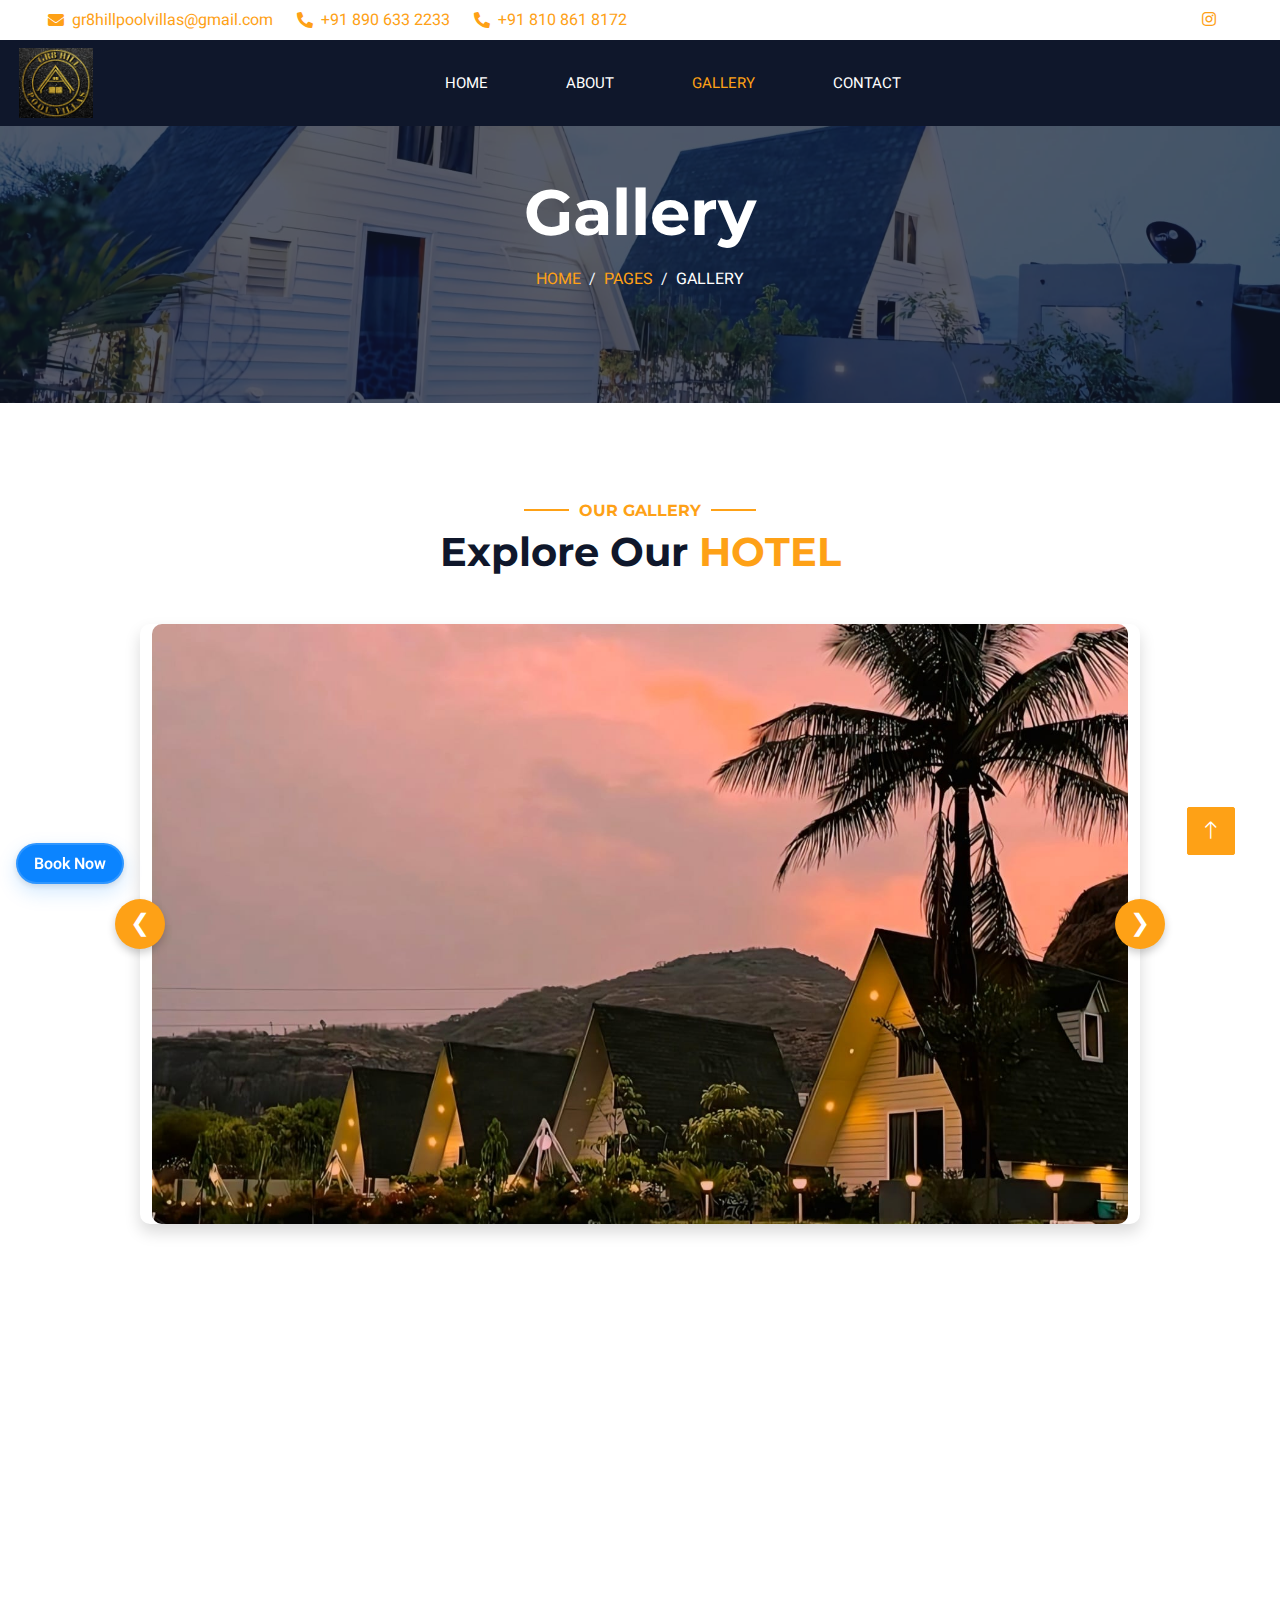
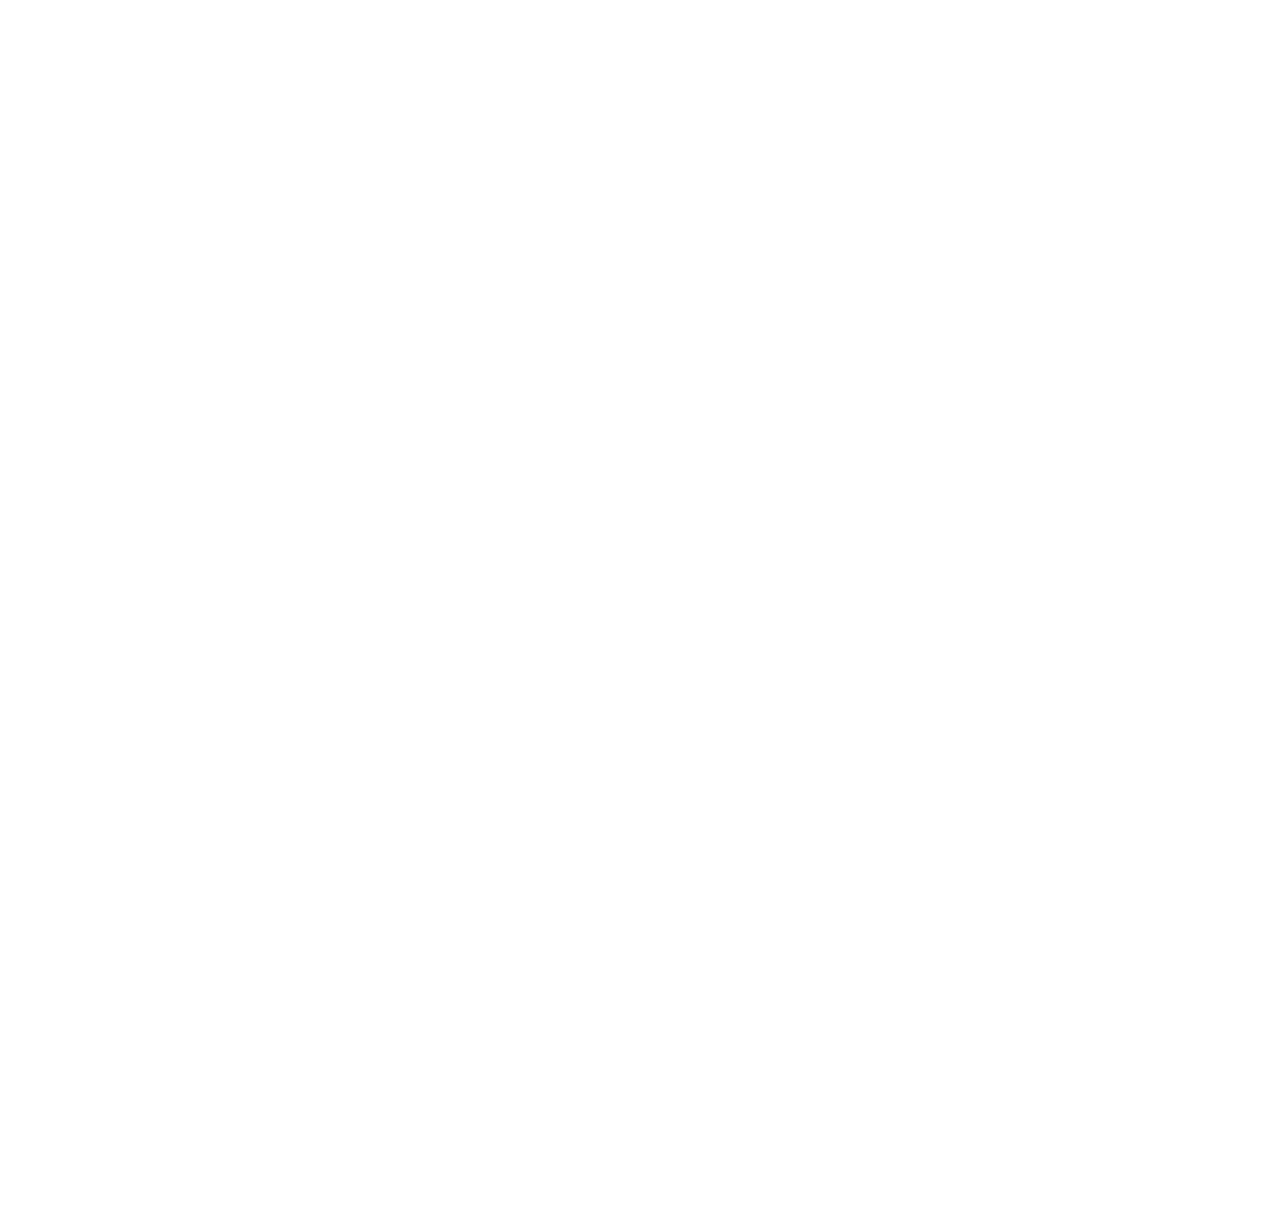
<file: gallery.html>
<!DOCTYPE html>
<html lang="en">

<head>
  <meta charset="utf-8" />
  <title>Gr8 Hill Pool Villas</title>
  <meta content="width=device-width, initial-scale=1.0" name="viewport" />
  <meta content="" name="keywords" />
  <meta content="" name="description" />

  <!-- Favicon -->
  <link href="img/favicon.ico" rel="icon" />

  <!-- Google Web Fonts -->
  <link rel="preconnect" href="https://fonts.googleapis.com" />
  <link rel="preconnect" href="https://fonts.gstatic.com" crossorigin />
  <link
    href="https://fonts.googleapis.com/css2?family=Heebo:wght@400;500;600;700&family=Montserrat:wght@400;500;600;700&display=swap"
    rel="stylesheet" />

  <!-- Icon Font Stylesheet -->
  <link href="https://cdnjs.cloudflare.com/ajax/libs/font-awesome/5.10.0/css/all.min.css" rel="stylesheet" />
  <link href="https://cdn.jsdelivr.net/npm/bootstrap-icons@1.4.1/font/bootstrap-icons.css" rel="stylesheet" />

  <!-- gallery css -->

  <!-- Libraries Stylesheet -->
  <link href="lib/animate/animate.min.css" rel="stylesheet" />
  <link href="lib/owlcarousel/assets/owl.carousel.min.css" rel="stylesheet" />
  <link href="lib/tempusdominus/css/tempusdominus-bootstrap-4.min.css" rel="stylesheet" />

  <!-- Customized Bootstrap Stylesheet -->
  <link href="css/bootstrap.min.css" rel="stylesheet" />

  <!-- Template Stylesheet -->
  <link href="css/style.css" rel="stylesheet" />
  <link rel="stylesheet" href="css/gallery.css" />
  <style>
    .floating-btn {
      position: fixed;
      left: 1rem;
      bottom: 1rem;
      z-index: 9999;

      display: inline-flex;
      align-items: center;
      justify-content: center;
      gap: 0.5rem;

      padding: 0.65rem 1rem;
      border-radius: 999px;
      /* pill shape */
      font-weight: 600;
      font-size: 16px;
      line-height: 1;

      /* High-contrast base color visible on both black & white backgrounds */
      background: #0b84ff;
      /* bright blue (visible on light & dark) */
      color: #ffffff;
      border: 2px solid rgba(255, 255, 255, 0.15);

      text-decoration: none;
      box-shadow: 0 8px 20px rgba(11, 132, 255, 0.18), 0 2px 6px rgba(0, 0, 0, 0.12);
      transition: transform 120ms ease, box-shadow 120ms ease, opacity 120ms ease;
      -webkit-tap-highlight-color: transparent;
    }

    .floating-btn:focus {
      outline: 3px solid rgba(11, 132, 255, 0.25);
      outline-offset: 2px;
    }

    .floating-btn:hover {
      transform: translateY(-3px);
      box-shadow: 0 12px 28px rgba(11, 132, 255, 0.22), 0 4px 10px rgba(0, 0, 0, 0.14);
    }

    /* In case you want a light-mode variant (e.g., for very bright sites) */
    .floating-btn.light-variant {
      background: #ffffff;
      color: #0b84ff;
      border-color: rgba(11, 132, 255, 0.12);
      box-shadow: 0 8px 18px rgba(0, 0, 0, 0.08);
    }

    /* Larger touch target on small screens */
    @media (max-width: 480px) {
      .floating-btn {
        left: 0.6rem;
        bottom: 0.6rem;
        padding: 0.9rem 1.1rem;
        font-size: 17px;
      }
    }
  </style>
</head>

<body>
  <!-- Floating "Book Now" button (bottom-left). href="#" -> replace with your booking URL -->
  <a href="https://booking.gr8hillpoolvillas.com/hotel/hotel-details?hotel_id=138" target="_blank"
    rel="noopener noreferrer" class="floating-btn" aria-label="Book Now">
    Book Now
  </a>
  <div class="bg-white p-0">
    <!-- Spinner Start -->
    <div id="spinner"
      class="show bg-white position-fixed translate-middle w-100 vh-100 top-50 start-50 d-flex align-items-center justify-content-center">
      <div class="spinner-border text-primary" style="width: 3rem; height: 3rem" role="status">
        <span class="sr-only">Loading...</span>
      </div>
    </div>
    <!-- Spinner End -->

    <!-- Header Start -->
    <div class="container-fluid bg-dark px-0">
      <!-- Full-width information details section - visible on all devices -->
      <div class="d-flex flex-wrap align-items-center px-1 px-md-5 py-md-2 bg-white">
        <!-- Email -->
        <div class="d-inline-flex align-items-center me-4">
          <i class="fa fa-envelope text-primary me-2"></i>
          <p class="mb-0">
            <a href="mailto:gr8hillpoolvillas@gmail.com">gr8hillpoolvillas@gmail.com</a>
          </p>
        </div>

        <!-- First Phone Number (Always Visible) -->
        <div class="d-inline-flex align-items-center me-4">
          <i class="fa fa-phone-alt text-primary me-2"></i>
          <p class="mb-0">
            <a href="tel:+91 890 633 2233" class="text-black text-decoration-none">+91 890 633 2233</a>
          </p>
        </div>
        <!-- second Phone Number (Always Visible) -->
        <div class="d-inline-flex align-items-center me-4">
          <i class="fa fa-phone-alt text-primary me-2"></i>
          <p class="mb-0">
            <a href="tel:+91 810 861 8172" class="text-black text-decoration-none">+91 810 861 8172</a>
          </p>
        </div>

        <!-- Hidden on Desktop, Collapsible on Mobile -->
        <div class="d-inline-flex d-md-none">
          <button class="btn btn-link p-0" data-bs-toggle="collapse" data-bs-target="#moreContact">
            See More
          </button>
        </div>

        <!-- Collapsible Section (Only for Mobile) -->
        <div class="collapse d-md-none" id="moreContact">
          <div class="d-inline-flex align-items-center me-4">
            <i class="fa fa-phone-alt text-primary me-2"></i>
            <p class="mb-0">
              <a href="tel:" class="text-black text-decoration-none"></a>
            </p>
          </div>
        </div>

        <!-- Social Media Icons (Always Visible) -->
        <div class="ms-auto d-inline-flex">
          <!-- <a class="me-3"
            href="http://facebook.com/people/thehavenluxurystay/100083166387274/?rdid=3Bkg4GeKPlyQz74z&share_url=https%3A%2F%2Fwww.facebook.com%2Fshare%2F1DapdrFd7K%2F">
            <i class="fab fa-facebook-f"></i>
          </a> -->
          <a class="me-3" href="https://www.instagram.com/gr8hill_poolvillas/">
            <i class="fab fa-instagram"></i>
          </a>
        </div>
      </div>

      <!-- Navigation bar -->
      <div class="row gx-0 bg-dark">
        <div class="col-lg-12 px-0">
          <nav class="navbar navbar-expand-lg navbar-dark p-0">
            <!-- Left logo (visible on all screen sizes) -->
            <a href="index.html" style="border-radius: 50%;"
              class="navbar-brand d-flex align-items-center ms-3 me-auto py-2">
              <img src="./main-img/logo.jpeg" alt="Gr8 Hill Pool Villas" class="logo-img" />
              <!-- <h3 style="color: white;">Gr8 Hill Pool Villas</h3> -->
            </a>

            <!-- Mobile toggle button -->
            <button type="button" class="navbar-toggler me-3" data-bs-toggle="collapse"
              data-bs-target="#navbarCollapse">
              <span class="navbar-toggler-icon"></span>
            </button>

            <!-- Navigation items -->
            <div class="collapse navbar-collapse justify-content-center" id="navbarCollapse">
              <div class="navbar-nav">
                <a href="index.html" class="nav-item nav-link px-4 ">Home</a>
                <a href="about.html" class="nav-item nav-link px-4 ">About</a>
                <a href="gallery.html" class="nav-item nav-link px-4 active">Gallery</a>
                <!-- <a href="services.html" class="nav-item nav-link px-4">Services</a> -->
                <!-- <a href="nearby.html" class="nav-item nav-link px-4">Near By Places</a>
                <a href="main-img/RestaurantMenu.pdf" class="nav-item nav-link px-4" target="_blank">Menu</a> -->
                <a href="contact.html" class="nav-item nav-link px-4">Contact</a>
              </div>
            </div>
          </nav>
        </div>
      </div>
    </div>
    <!-- Header End -->

    <!-- Page Header Start -->
    <div class="container-fluid page-header mb-5 p-0" style="background-image: url(main-img/img_7.jpeg)">
      <div class="container-fluid page-header-inner py-5">
        <div class="container text-center pb-5">
          <h1 class="display-3 text-white mb-3 animated slideInDown">
            Gallery
          </h1>
          <nav aria-label="breadcrumb">
            <ol class="breadcrumb justify-content-center text-uppercase">
              <li class="breadcrumb-item"><a href="#">Home</a></li>
              <li class="breadcrumb-item"><a href="#">Pages</a></li>
              <li class="breadcrumb-item text-white active" aria-current="page">
                Gallery
              </li>
            </ol>
          </nav>
        </div>
      </div>
    </div>
    <!-- Page Header End -->

    <!-- Gallery Section Start -->
    <div class="container py-5">
      <div class="text-center wow fadeInUp" data-wow-delay="0.1s">
        <h6 class="section-title text-center text-primary text-uppercase">
          Our Gallery
        </h6>
        <h1 class="mb-5">
          Explore Our <span class="text-primary text-uppercase">Hotel</span>
        </h1>
      </div>

      <!-- Expanded image container -->
      <div class="container gallery-expanded-container mt-4 mb-4 d-flex justify-content-center align-items-center">
        <!-- Left Arrow -->
        <!-- <div class="arrow"> -->
        <div class="arrowg left-arrow" onclick="prevImage()">&#10094;</div>
        <!-- </div> -->

        <!-- Expanded Image -->
        <img id="expandedImg" class="img-fluid" src="main-img/img_8.jpeg" alt="Gallery Image" />

        <!-- Right Arrow -->
        <!-- <div class="arrow"> -->
        <div class="arrowg right-arrow" onclick="nextImage()">&#10095;</div>
        <!-- </div> -->
      </div>

      <!-- Gallery Thumbnails -->
      <div class="row g-4 mb-4">
        <!-- Repeat this block for all images -->
        <!-- Make sure to update image `src` and `alt` -->
        <div class="col-6 col-md-4 wow fadeInUp" data-wow-delay="0.1s">
          <div class="position-relative gallery-item">
            <img class="img-fluid w-100" src="main-img/img_1.jpeg" alt="Gallery Image" onclick="myFunction(this);" />
          </div>
        </div>
        <div class="col-6 col-md-4 wow fadeInUp" data-wow-delay="0.1s">
          <div class="position-relative gallery-item">
            <img class="img-fluid w-100" src="main-img/img_2.jpeg" alt="Nature" onclick="myFunction(this);" />
          </div>
        </div>
        <div class="col-6 col-md-4 wow fadeInUp" data-wow-delay="0.1s">
          <div class="position-relative gallery-item">
            <img class="img-fluid w-100" src="main-img/img_3.jpeg" alt="Nature" onclick="myFunction(this);" />
          </div>
        </div>
        <div class="col-6 col-md-4 wow fadeInUp" data-wow-delay="0.1s">
          <div class="position-relative gallery-item">
            <img class="img-fluid w-100" src="main-img/img_4.jpeg" alt="Nature" onclick="myFunction(this);" />
          </div>
        </div>
        <div class="col-6 col-md-4 wow fadeInUp" data-wow-delay="0.1s">
          <div class="position-relative gallery-item">
            <img class="img-fluid w-100" src="main-img/img_6.jpeg" alt="Nature" onclick="myFunction(this);" />
          </div>
        </div>
        <div class="col-6 col-md-4 wow fadeInUp" data-wow-delay="0.1s">
          <div class="position-relative gallery-item">
            <img class="img-fluid w-100" src="main-img/img_7.jpeg" alt="Nature" onclick="myFunction(this);" />
          </div>
        </div>
        <div class="col-6 col-md-4 wow fadeInUp" data-wow-delay="0.1s">
          <div class="position-relative gallery-item">
            <img class="img-fluid w-100" src="main-img/img_8.jpeg" alt="Nature" onclick="myFunction(this);" />
          </div>
        </div>
        <div class="col-6 col-md-4 wow fadeInUp" data-wow-delay="0.1s">
          <div class="position-relative gallery-item">
            <img class="img-fluid w-100" src="main-img/img_9.jpeg" alt="Nature" onclick="myFunction(this);" />
          </div>
        </div>
        <div class="col-6 col-md-4 wow fadeInUp" data-wow-delay="0.1s">
          <div class="position-relative gallery-item">
            <img class="img-fluid w-100" src="main-img/img_10.jpeg" alt="Nature" onclick="myFunction(this);" />
          </div>
        </div>
        <div class="col-6 col-md-4 wow fadeInUp" data-wow-delay="0.1s">
          <div class="position-relative gallery-item">
            <img class="img-fluid w-100" src="/bannerImages/cover_1.jpeg" alt="Nature" onclick="myFunction(this);" />
          </div>
        </div>
        <div class="col-6 col-md-4 wow fadeInUp" data-wow-delay="0.1s">
          <div class="position-relative gallery-item">
            <img class="img-fluid w-100" src="bannerImages/cover_2.jpeg" alt="Nature" onclick="myFunction(this);" />
          </div>
        </div>
        <div class="col-6 col-md-4 wow fadeInUp" data-wow-delay="0.1s">
          <div class="position-relative gallery-item">
            <img class="img-fluid w-100" src="bannerImages/cover_4.jpeg" alt="Nature" onclick="myFunction(this);" />
          </div>
        </div>

      </div>
    </div>

    <!-- Footer Start -->
    <div class="container-fluid bg-dark text-light footer wow fadeIn" data-wow-delay="0.1s">
      <div class="container pb-5">
        <div class="row g-5">
          <div class="col-md-6 col-lg-6">
            <h6 class="section-title text-start text-primary text-uppercase mb-4">
              Contact
            </h6>
            <p class="mb-2">
              <i class="fa fa-map-marker-alt me-3"></i>
              <span style="color: white; cursor: pointer;">
                GR8 HILL POOL VILLAS, GR8, Karanjale, Maharashtra, <br />
                Malshej Ghat, India
              </span>
            </p>

            <p class="mb-2">
              <i class="fa fa-phone-alt me-3"></i>
              <a href="tel:+919980526851" style="color: white;">+91 890 633 2233, </a>
              <a href="tel:+918108618172" style="color: white;">+91 810 861 8172, </a>
              <a href="tel:+919607773000" style="color: white;">+91 960 777 3000, </a>
              <a href="tel:+919082505479" style="color: white;">+91 908 250 5479</a>
            </p>

            <p class="mb-2">
              <i class="fa fa-envelope me-3"></i>
              <a href="mailto:gr8hillpoolvillas@gmail.com" style="color: white;">gr8hillpoolvillas@gmail.com</a>
            </p>

            <div class="d-flex pt-2">
              <!-- <a class="btn btn-outline-light btn-social"
                href="http://facebook.com/people/thehavenluxurystay/100083166387274/?rdid=3Bkg4GeKPlyQz74z&share_url=https%3A%2F%2Fwww.facebook.com%2Fshare%2F1DapdrFd7K%2F"><i
                  class="fab fa-facebook-f"></i></a> -->
              <a class="btn btn-outline-light btn-social" target="_blank"
                href="https://www.instagram.com/accounts/login/?next=%2Fgr8hill_poolvillas%2F&source=omni_redirect"><i
                  class="fab fa-instagram"></i></a>
            </div>
          </div>
          <div class="col-lg-6 col-md-12">
            <div class="row gy-5 g-4">
              <div class="col-md-6">
                <h6 class="section-title text-start text-primary text-uppercase mb-4">
                  Company
                </h6>
                <a class="btn btn-link" href="./index.html">Home</a>
                <a class="btn btn-link" href="./about.html">About Us</a>
                <!-- <a class="btn btn-link" href="./gallery.html">Gallery</a> -->
                <!-- <a class="btn btn-link" href="./services.html">Services</a> -->
                <!-- <a class="btn btn-link" href="./nearby.html">Near By Places</a> -->
                <!-- <a class="btn btn-link" href="./main-img/RestaurantMenu.pdf">Menu</a> -->
                <a class="btn btn-link" href="./contact.html">Contact Us</a>
              </div>
              <div class="col-md-6">
                <h6 class="section-title text-start text-primary text-uppercase mb-4">
                  Legal
                </h6>
                <a class="btn btn-link" href="./privacyPolicy.html">Privacy Policy</a>
                <a class="btn btn-link" href="./termsandconditions.html">Terms & Conditions</a>
                <!-- <a class="btn btn-link" href="">Shiping Policy</a> -->
                <a class="btn btn-link" href="./cancellation&refund.html">Cancellation & Refunds</a>
              </div>
            </div>
          </div>
        </div>
      </div>
      <div class="container">
        <div class="copyright">
          <div class="row">
            <div class="col-md-6 text-center text-md-start mb-3 mb-md-0">
              &copy; <a class="border-bottom" href="#">Gr8 Hill Pool Villas</a>,
              All Right Reserved.

              <!--/*** This template is free as long as you keep the footer author’s credit link/attribution link/backlink. If you'd like to use the template without the footer author’s credit link/attribution link/backlink, you can purchase the Credit Removal License from "https://htmlcodex.com/credit-removal". Thank you for your support. ***/-->
              Designed By
              <a class="border-bottom" href="https://ratebotai.com/">RateBot Ai</a>
            </div>
            <div class="col-md-6 text-center text-md-end">
              <div class="footer-menu">
                <a href="./index.html">Home</a>
                <a href="./about.html">About Us</a>
                <a href="./contact.html">Contact Us</a>
              </div>
            </div>
          </div>
        </div>
      </div>
    </div>
    <!-- Footer End -->

    <!-- ota icons -->
    <!-- <div class="position-fixed ota-float">
        <span id="otaToggleBtn">
          <img
            src="./main-img/floating-logo/main.png"
            alt="StayVista"
            class="ota-icon"
          />
        </span>

        <div class="d-none flex-row align-items-center gap-2" id="otaIcons">
          <a href="https://www.stayvista.com" target="_blank">
            <img
              src="main-img/floating-logo/sv.png"
              alt="StayVista"
              class="ota-icon-inner"
            />
          </a>
          <a href="https://www.airbnb.com" target="_blank">
            <img
              src="main-img/floating-logo/anb.png"
              alt="Airbnb"
              class="ota-icon-inner"
            />
          </a>
          <a href="https://www.booking.com" target="_blank">
            <img
              src="main-img/floating-logo/book.png"
              alt="Booking.com"
              class="ota-icon-inner"
            />
          </a>
          <button id="closeOtaBtn" class="close-btn">&larr;</button>
        </div>
      </div> -->

    <!-- Back to Top -->
    <a href="#" class="btn btn-lg btn-primary btn-lg-square back-to-top"><i class="bi bi-arrow-up"></i></a>
  </div>

  <!-- JavaScript Libraries -->
  <script src="https://code.jquery.com/jquery-3.4.1.min.js"></script>
  <script src="https://cdn.jsdelivr.net/npm/bootstrap@5.0.0/dist/js/bootstrap.bundle.min.js"></script>
  <script src="lib/wow/wow.min.js"></script>
  <script src="lib/easing/easing.min.js"></script>
  <script src="lib/waypoints/waypoints.min.js"></script>
  <script src="lib/counterup/counterup.min.js"></script>
  <script src="lib/owlcarousel/owl.carousel.min.js"></script>
  <script src="lib/tempusdominus/js/moment.min.js"></script>
  <script src="lib/tempusdominus/js/moment-timezone.min.js"></script>
  <script src="lib/tempusdominus/js/tempusdominus-bootstrap-4.min.js"></script>

  <!-- Template Javascript -->
  <script src="js/main.js"></script>
  <script src="js/floatingOTA.js"></script>
</body>

</html>
</file>
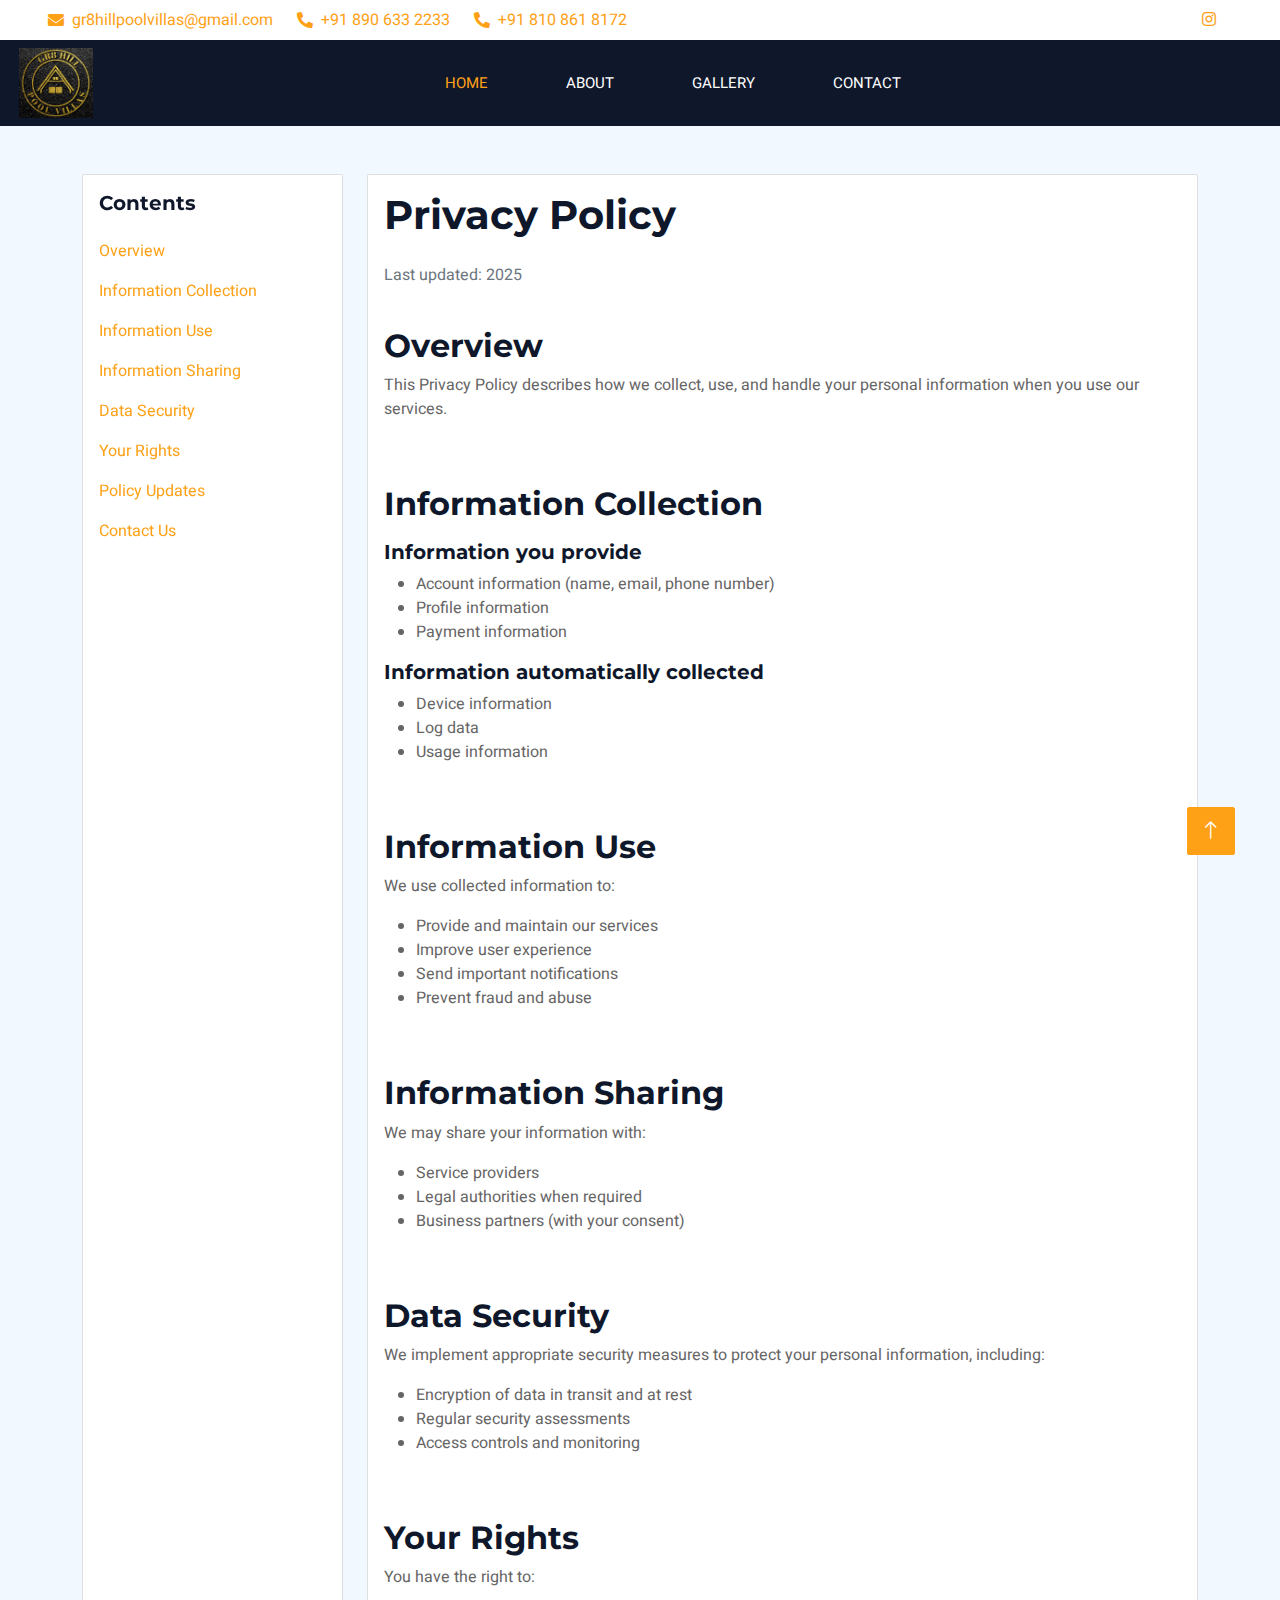
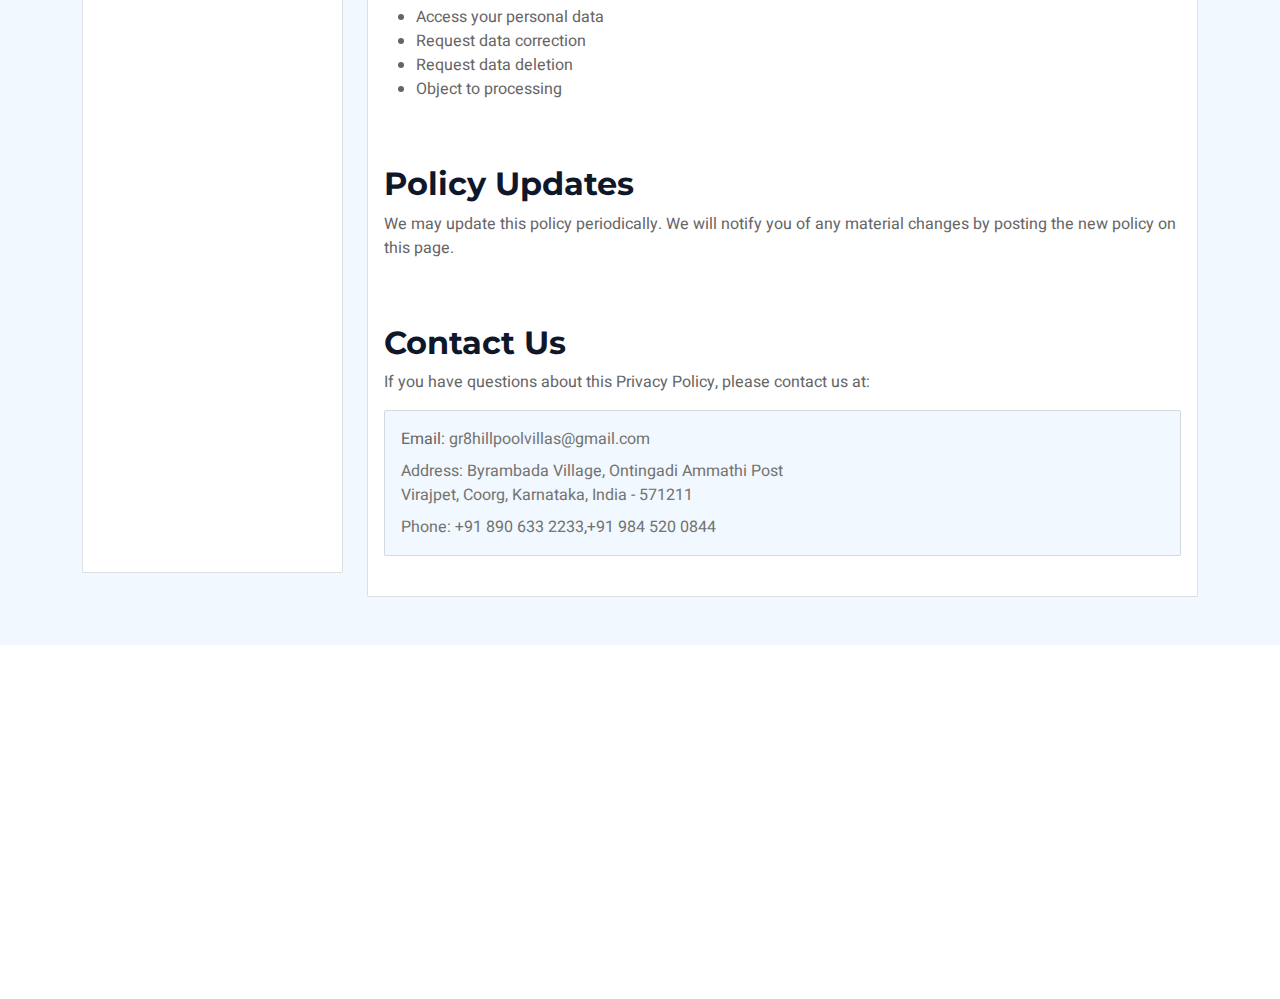
<file: privacyPolicy.html>
<!DOCTYPE html>
<html lang="en">

<head>
  <meta charset="utf-8" />
  <title>Gr8 Hill Pool Villas</title>
  <meta content="width=device-width, initial-scale=1.0" name="viewport" />
  <meta content="" name="keywords" />
  <meta content="" name="description" />

  <!-- Favicon -->
  <link href="img/favicon.ico" rel="icon" />

  <!-- Google Web Fonts -->
  <link rel="preconnect" href="https://fonts.googleapis.com" />
  <link rel="preconnect" href="https://fonts.gstatic.com" crossorigin />
  <link
    href="https://fonts.googleapis.com/css2?family=Heebo:wght@400;500;600;700&family=Montserrat:wght@400;500;600;700&display=swap"
    rel="stylesheet" />

  <link rel="stylesheet" href="https://cdnjs.cloudflare.com/ajax/libs/font-awesome/6.7.2/css/all.min.css"
    integrity="sha512-Evv84Mr4kqVGRNSgIGL/F/aIDqQb7xQ2vcrdIwxfjThSH8CSR7PBEakCr51Ck+w+/U6swU2Im1vVX0SVk9ABhg=="
    crossorigin="anonymous" referrerpolicy="no-referrer" />
  <!-- Icon Font Stylesheet -->
  <link href="https://cdnjs.cloudflare.com/ajax/libs/font-awesome/5.10.0/css/all.min.css" rel="stylesheet" />
  <link href="https://cdn.jsdelivr.net/npm/bootstrap-icons@1.4.1/font/bootstrap-icons.css" rel="stylesheet" />

  <!-- Libraries Stylesheet -->
  <link href="lib/animate/animate.min.css" rel="stylesheet" />
  <link href="lib/owlcarousel/assets/owl.carousel.min.css" rel="stylesheet" />
  <link href="lib/tempusdominus/css/tempusdominus-bootstrap-4.min.css" rel="stylesheet" />

  <!-- Customized Bootstrap Stylesheet -->
  <link href="css/bootstrap.min.css" rel="stylesheet" />

  <!-- Template Stylesheet -->
  <link href="css/style.css" rel="stylesheet" />

  <!-- New CSS  -->
  <!-- <link rel="stylesheet" href="/css/New.css" /> -->
</head>

<body>
  <div class="bg-white p-0">
    <!-- Spinner Start -->
    <div id="spinner"
      class="show bg-white position-fixed translate-middle w-100 vh-100 top-50 start-50 d-flex align-items-center justify-content-center">
      <div class="spinner-border text-primary" style="width: 3rem; height: 3rem" role="status">
        <span class="sr-only">Loading...</span>
      </div>
    </div>
    <!-- Spinner End -->

    <!-- Header Start -->
    <div class="container-fluid bg-dark px-0">
      <!-- Full-width information details section - visible on all devices -->
      <div class="d-flex flex-wrap align-items-center px-1 px-md-5 py-md-2 bg-white">
        <!-- Email -->
        <div class="d-inline-flex align-items-center me-4">
          <i class="fa fa-envelope text-primary me-2"></i>
          <p class="mb-0">
            <a href="mailto:gr8hillpoolvillas@gmail.com">gr8hillpoolvillas@gmail.com</a>
          </p>
        </div>

        <!-- First Phone Number (Always Visible) -->
        <div class="d-inline-flex align-items-center me-4">
          <i class="fa fa-phone-alt text-primary me-2"></i>
          <p class="mb-0">
            <a href="tel:+91 890 633 2233" class="text-black text-decoration-none">+91 890 633 2233</a>
          </p>
        </div>
        <!-- second Phone Number (Always Visible) -->
        <div class="d-inline-flex align-items-center me-4">
          <i class="fa fa-phone-alt text-primary me-2"></i>
          <p class="mb-0">
            <a href="tel:+91 810 861 8172" class="text-black text-decoration-none">+91 810 861 8172</a>
          </p>
        </div>

        <!-- Hidden on Desktop, Collapsible on Mobile -->
        <div class="d-inline-flex d-md-none">
          <button class="btn btn-link p-0" data-bs-toggle="collapse" data-bs-target="#moreContact">
            See More
          </button>
        </div>

        <!-- Collapsible Section (Only for Mobile) -->
        <div class="collapse d-md-none" id="moreContact">
          <div class="d-inline-flex align-items-center me-4">
            <i class="fa fa-phone-alt text-primary me-2"></i>
            <p class="mb-0">
              <a href="tel:" class="text-black text-decoration-none"></a>
            </p>
          </div>
        </div>

        <!-- Social Media Icons (Always Visible) -->
        <div class="ms-auto d-inline-flex">
          <!-- <a class="me-3"
            href="http://facebook.com/people/thehavenluxurystay/100083166387274/?rdid=3Bkg4GeKPlyQz74z&share_url=https%3A%2F%2Fwww.facebook.com%2Fshare%2F1DapdrFd7K%2F">
            <i class="fab fa-facebook-f"></i>
          </a> -->
          <a class="me-3" href="https://www.instagram.com/gr8hill_poolvillas/">
            <i class="fab fa-instagram"></i>
          </a>
        </div>
      </div>

      <!-- Navigation bar -->
      <div class="row gx-0 bg-dark">
        <div class="col-lg-12 px-0">
          <nav class="navbar navbar-expand-lg navbar-dark p-0">
            <!-- Left logo (visible on all screen sizes) -->
            <a href="index.html" style="border-radius: 50%;"
              class="navbar-brand d-flex align-items-center ms-3 me-auto py-2">
              <img src="./main-img/logo.jpeg" alt="Gr8 Hill Pool Villas" class="logo-img" />
              <!-- <h3 style="color: white;">Gr8 Hill Pool Villas</h3> -->
            </a>

            <!-- Mobile toggle button -->
            <button type="button" class="navbar-toggler me-3" data-bs-toggle="collapse"
              data-bs-target="#navbarCollapse">
              <span class="navbar-toggler-icon"></span>
            </button>

            <!-- Navigation items -->
            <div class="collapse navbar-collapse justify-content-center" id="navbarCollapse">
              <div class="navbar-nav">
                <a href="index.html" class="nav-item nav-link px-4 active">Home</a>
                <a href="about.html" class="nav-item nav-link px-4 ">About</a>
                <a href="gallery.html" class="nav-item nav-link px-4">Gallery</a>
                <!-- <a href="services.html" class="nav-item nav-link px-4">Services</a> -->
                <!-- <a href="nearby.html" class="nav-item nav-link px-4">Near By Places</a>
                <a href="main-img/RestaurantMenu.pdf" class="nav-item nav-link px-4" target="_blank">Menu</a> -->
                <a href="contact.html" class="nav-item nav-link px-4">Contact</a>
              </div>
            </div>
          </nav>
        </div>
      </div>
    </div>
    <!-- Header End -->

    <!-- Content -->

    <div class="bg-light">
      <div class="container py-5">
        <div class="row">
          <!-- Table of Contents -->
          <div class="col-lg-3 mb-4">
            <div class="card sticky-top" style="top: 2rem">
              <div class="card-body">
                <h5 class="card-title mb-3">Contents</h5>
                <nav class="nav flex-column">
                  <a class="toc-link py-2" href="#overview">Overview</a>
                  <a class="toc-link py-2" href="#collection">Information Collection</a>
                  <a class="toc-link py-2" href="#use">Information Use</a>
                  <a class="toc-link py-2" href="#sharing">Information Sharing</a>
                  <a class="toc-link py-2" href="#security">Data Security</a>
                  <a class="toc-link py-2" href="#rights">Your Rights</a>
                  <a class="toc-link py-2" href="#updates">Policy Updates</a>
                  <a class="toc-link py-2" href="#contact">Contact Us</a>
                </nav>
              </div>
            </div>
          </div>

          <!-- Main Content -->
          <div class="col-lg-9">
            <div class="card">
              <div class="card-body">
                <h1 class="mb-4">Privacy Policy</h1>
                <p class="text-muted">Last updated: 2025</p>

                <div id="overview" class="policy-section py-4">
                  <h2>Overview</h2>
                  <p>
                    This Privacy Policy describes how we collect, use, and
                    handle your personal information when you use our
                    services.
                  </p>
                </div>

                <div id="collection" class="policy-section py-4">
                  <h2>Information Collection</h2>
                  <h5 class="mt-3">Information you provide</h5>
                  <ul>
                    <li>Account information (name, email, phone number)</li>
                    <li>Profile information</li>
                    <li>Payment information</li>
                  </ul>

                  <h5 class="mt-3">Information automatically collected</h5>
                  <ul>
                    <li>Device information</li>
                    <li>Log data</li>
                    <li>Usage information</li>
                  </ul>
                </div>

                <div id="use" class="policy-section py-4">
                  <h2>Information Use</h2>
                  <p>We use collected information to:</p>
                  <ul>
                    <li>Provide and maintain our services</li>
                    <li>Improve user experience</li>
                    <li>Send important notifications</li>
                    <li>Prevent fraud and abuse</li>
                  </ul>
                </div>

                <div id="sharing" class="policy-section py-4">
                  <h2>Information Sharing</h2>
                  <p>We may share your information with:</p>
                  <ul>
                    <li>Service providers</li>
                    <li>Legal authorities when required</li>
                    <li>Business partners (with your consent)</li>
                  </ul>
                </div>

                <div id="security" class="policy-section py-4">
                  <h2>Data Security</h2>
                  <p>
                    We implement appropriate security measures to protect your
                    personal information, including:
                  </p>
                  <ul>
                    <li>Encryption of data in transit and at rest</li>
                    <li>Regular security assessments</li>
                    <li>Access controls and monitoring</li>
                  </ul>
                </div>

                <div id="rights" class="policy-section py-4">
                  <h2>Your Rights</h2>
                  <p>You have the right to:</p>
                  <ul>
                    <li>Access your personal data</li>
                    <li>Request data correction</li>
                    <li>Request data deletion</li>
                    <li>Object to processing</li>
                  </ul>
                </div>

                <div id="updates" class="policy-section py-4">
                  <h2>Policy Updates</h2>
                  <p>
                    We may update this policy periodically. We will notify you
                    of any material changes by posting the new policy on this
                    page.
                  </p>
                </div>

                <div id="contact" class="policy-section py-4">
                  <h2>Contact Us</h2>
                  <p>
                    If you have questions about this Privacy Policy, please
                    contact us at:
                  </p>
                  <div class="card bg-light mt-3">
                    <div class="card-body">
                      <p class="mb-2">
                        Email:
                        <a href="mailto:gr8hillpoolvillas@gmail.com"
                          style="color: #73736f;">gr8hillpoolvillas@gmail.com</a>
                      </p>
                      <p class="mb-2">
                        <a href=""
                          target="_blank" rel="noopener noreferrer" style="color: #73736f;">
                          Address: Byrambada Village, Ontingadi Ammathi Post
                          <br />
                          Virajpet, Coorg, Karnataka, India - 571211
                      </p>
                      <p class="mb-0">
                        Phone:
                        <a href="tel:+91 890 633 2233" style="color: #73736f;">
                          +91 890 633 2233</a>,<a href="tel:" style="color: #73736f;">+91 984 520
                          0844</a>
                      </p>
                    </div>
                  </div>
                </div>
              </div>
            </div>
          </div>
        </div>
      </div>
    </div>

    <!-- Footer Start -->
    <div class="container-fluid bg-dark text-light footer wow fadeIn" data-wow-delay="0.1s">
      <div class="container pb-5">
        <div class="row g-5">
          <div class="col-md-6 col-lg-6">
            <h6 class="section-title text-start text-primary text-uppercase mb-4">
              Contact
            </h6>
            <p class="mb-2">
              <i class="fa fa-map-marker-alt me-3"></i>
              <a href=""
                target="_blank" rel="noopener noreferrer" style="color: white;">
                GR8 HILL POOL VILLAS, GR8, Karanjale, Maharashtra, <br />
                Malshej Ghat, India
              </a>
            </p>

            <p class="mb-2">
              <i class="fa fa-phone-alt me-3"></i>
              <a href="tel:+919980526851" style="color: white;">+91 890 633 2233, </a>
              <a href="tel:+918108618172" style="color: white;">+91 810 861 8172, </a>
              <a href="tel:+919607773000" style="color: white;">+91 960 777 3000, </a>
              <a href="tel:+919082505479" style="color: white;">+91 908 250 5479</a>
            </p>

            <p class="mb-2">
              <i class="fa fa-envelope me-3"></i>
              <a href="mailto:gr8hillpoolvillas@gmail.com" style="color: white;">gr8hillpoolvillas@gmail.com</a>
            </p>

            <div class="d-flex pt-2">
              <!-- <a class="btn btn-outline-light btn-social"
                href="http://facebook.com/people/thehavenluxurystay/100083166387274/?rdid=3Bkg4GeKPlyQz74z&share_url=https%3A%2F%2Fwww.facebook.com%2Fshare%2F1DapdrFd7K%2F"><i
                  class="fab fa-facebook-f"></i></a> -->
              <a class="btn btn-outline-light btn-social" target="_blank"
                href="https://www.instagram.com/accounts/login/?next=%2Fgr8hill_poolvillas%2F&source=omni_redirect"><i
                  class="fab fa-instagram"></i></a>
            </div>
          </div>
          <div class="col-lg-6 col-md-12">
            <div class="row gy-5 g-4">
              <div class="col-md-6">
                <h6 class="section-title text-start text-primary text-uppercase mb-4">
                  Company
                </h6>
                <a class="btn btn-link" href="./index.html">Home</a>
                <a class="btn btn-link" href="./about.html">About Us</a>
                <a class="btn btn-link" href="./gallery.html">Gallery</a>
                <!-- <a class="btn btn-link" href="./services.html">Services</a> -->
                <!-- <a class="btn btn-link" href="./nearby.html">Near By Places</a> -->
                <!-- <a class="btn btn-link" href="./main-img/RestaurantMenu.pdf">Menu</a> -->
                <a class="btn btn-link" href="./contact.html">Contact Us</a>
              </div>
              <div class="col-md-6">
                <h6 class="section-title text-start text-primary text-uppercase mb-4">
                  Legal
                </h6>
                <a class="btn btn-link" href="./privacyPolicy.html">Privacy Policy</a>
                <a class="btn btn-link" href="./termsandconditions.html">Terms & Conditions</a>
                <!-- <a class="btn btn-link" href="">Shiping Policy</a> -->
                <a class="btn btn-link" href="./cancellation&refund.html">Cancellation & Refunds</a>
              </div>
            </div>
          </div>
        </div>
      </div>
      <div class="container">
        <div class="copyright">
          <div class="row">
            <div class="col-md-6 text-center text-md-start mb-3 mb-md-0">
              &copy; <a class="border-bottom" href="#">Gr8 Hill Pool Villas</a>,
              All Right Reserved.

              <!--/*** This template is free as long as you keep the footer author’s credit link/attribution link/backlink. If you'd like to use the template without the footer author’s credit link/attribution link/backlink, you can purchase the Credit Removal License from "https://htmlcodex.com/credit-removal". Thank you for your support. ***/-->
              Designed By
              <a class="border-bottom" href="https://ratebotai.com/">RateBot Ai</a>
            </div>
            <div class="col-md-6 text-center text-md-end">
              <div class="footer-menu">
                <a href="./index.html">Home</a>
                <a href="./about.html">About Us</a>
                <a href="./gallery.html">Gallery</a>
                <a href="./contact.html">Contact Us</a>
              </div>
            </div>
          </div>
        </div>
      </div>
    </div>
    <!-- Footer End -->

    <!-- Back to Top -->
    <a href="#" class="btn btn-lg btn-primary btn-lg-square back-to-top"><i class="bi bi-arrow-up"></i></a>
  </div>

  <!-- JavaScript Libraries -->
  <script src="https://code.jquery.com/jquery-3.4.1.min.js"></script>
  <script src="https://cdn.jsdelivr.net/npm/bootstrap@5.0.0/dist/js/bootstrap.bundle.min.js"></script>
  <script src="lib/wow/wow.min.js"></script>
  <script src="lib/easing/easing.min.js"></script>
  <script src="lib/waypoints/waypoints.min.js"></script>
  <script src="lib/counterup/counterup.min.js"></script>
  <script src="lib/owlcarousel/owl.carousel.min.js"></script>
  <script src="lib/tempusdominus/js/moment.min.js"></script>
  <script src="lib/tempusdominus/js/moment-timezone.min.js"></script>
  <script src="lib/tempusdominus/js/tempusdominus-bootstrap-4.min.js"></script>

  <!-- Template Javascript -->
  <script src="js/main.js"></script>
</body>

</html>
</file>
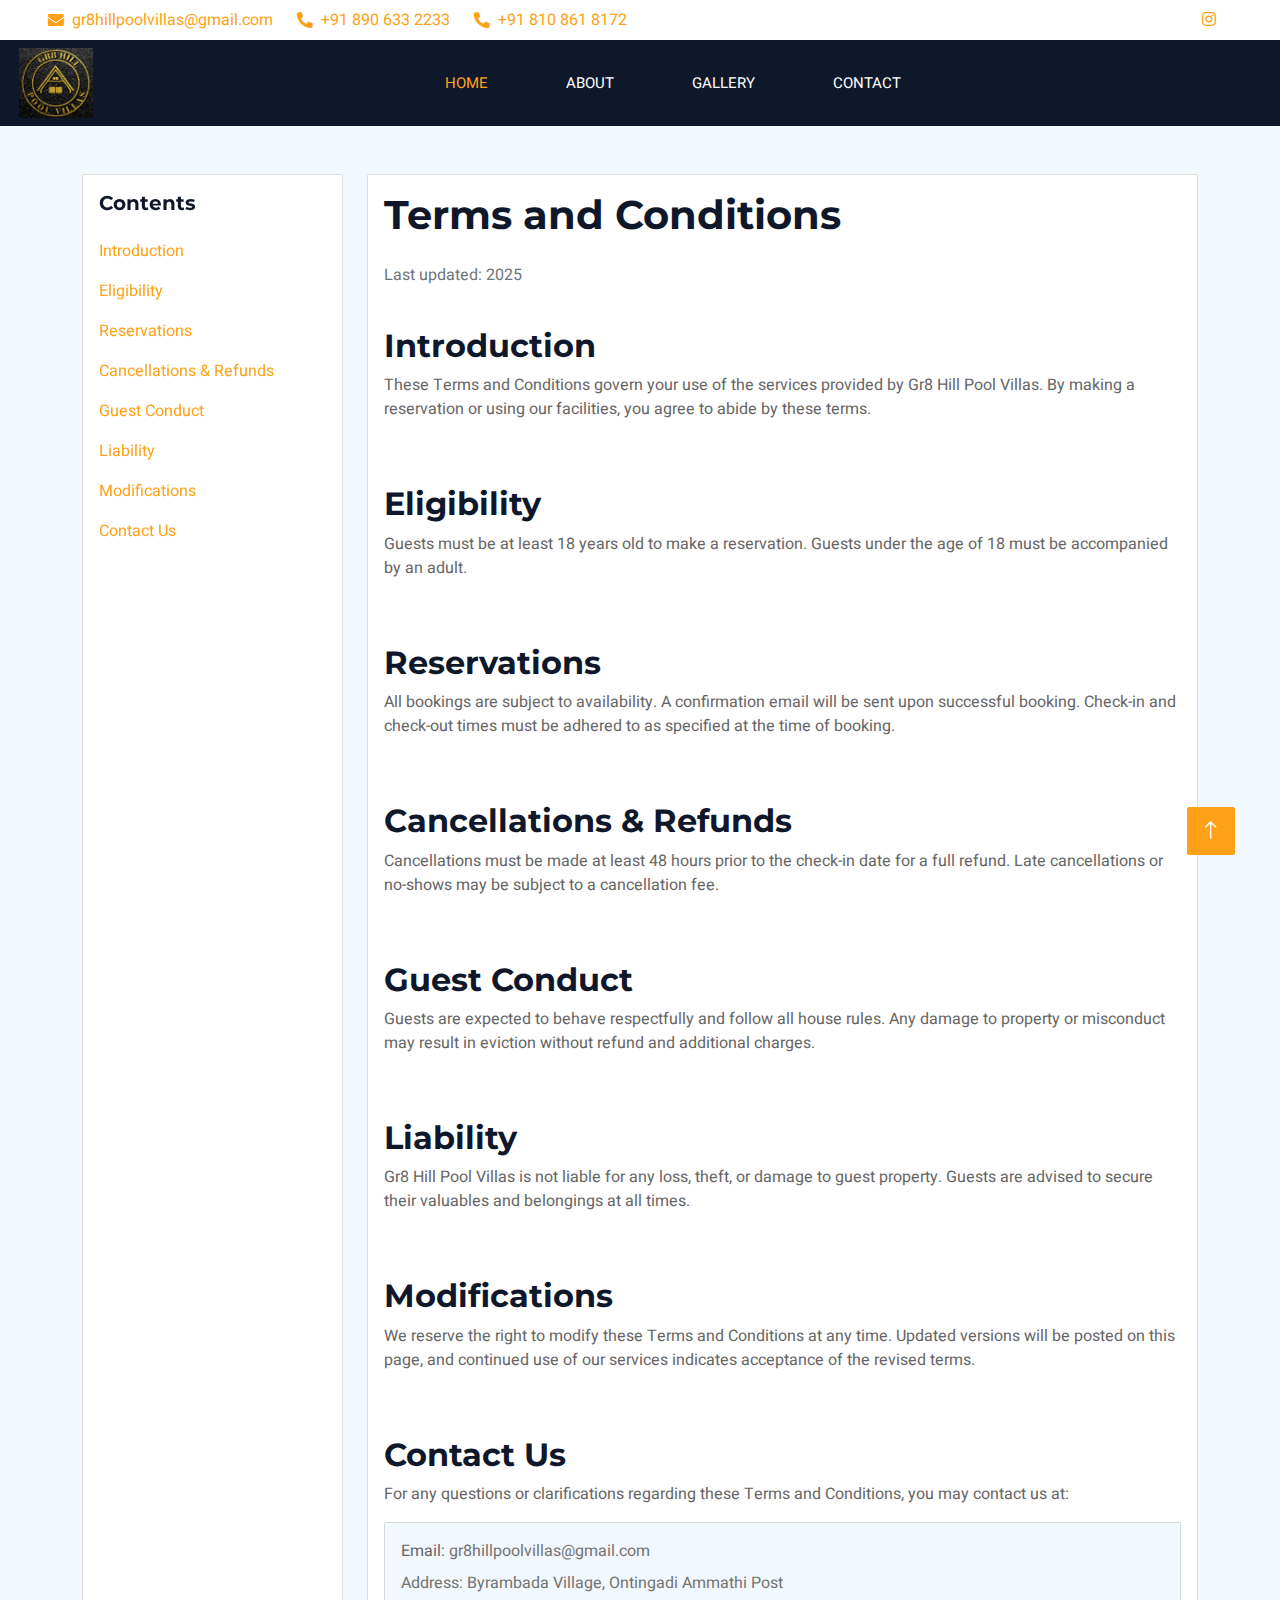
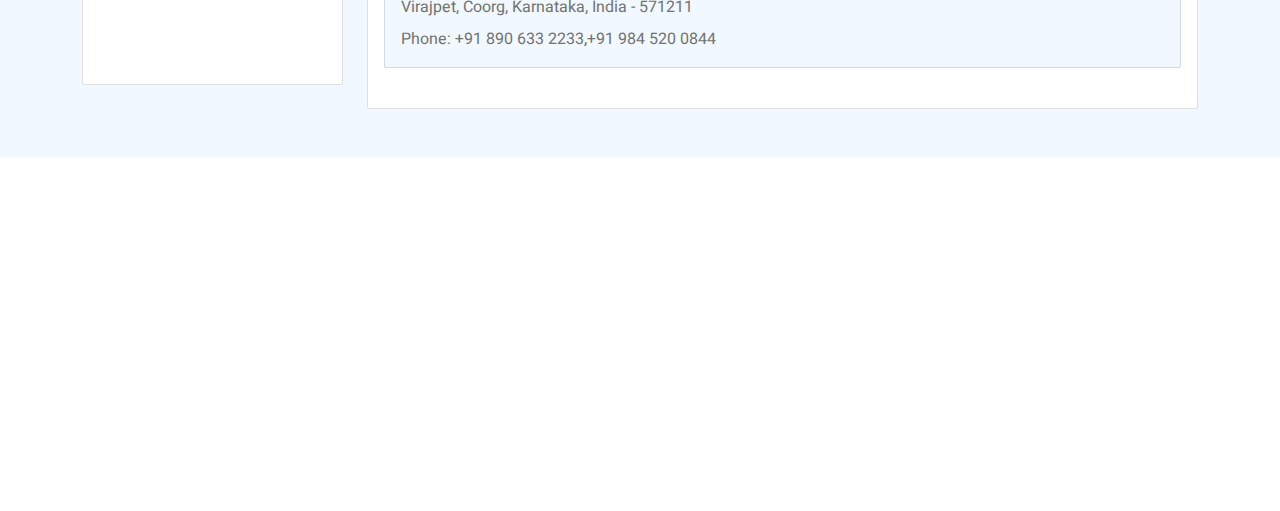
<file: termsandconditions.html>
<!DOCTYPE html>
<html lang="en">

<head>
  <meta charset="utf-8" />
  <title>Gr8 Hill Pool Villas</title>
  <meta content="width=device-width, initial-scale=1.0" name="viewport" />
  <meta content="" name="keywords" />
  <meta content="" name="description" />

  <!-- Favicon -->
  <link href="img/favicon.ico" rel="icon" />

  <!-- Google Web Fonts -->
  <link rel="preconnect" href="https://fonts.googleapis.com" />
  <link rel="preconnect" href="https://fonts.gstatic.com" crossorigin />
  <link
    href="https://fonts.googleapis.com/css2?family=Heebo:wght@400;500;600;700&family=Montserrat:wght@400;500;600;700&display=swap"
    rel="stylesheet" />

  <link rel="stylesheet" href="https://cdnjs.cloudflare.com/ajax/libs/font-awesome/6.7.2/css/all.min.css"
    integrity="sha512-Evv84Mr4kqVGRNSgIGL/F/aIDqQb7xQ2vcrdIwxfjThSH8CSR7PBEakCr51Ck+w+/U6swU2Im1vVX0SVk9ABhg=="
    crossorigin="anonymous" referrerpolicy="no-referrer" />
  <!-- Icon Font Stylesheet -->
  <link href="https://cdnjs.cloudflare.com/ajax/libs/font-awesome/5.10.0/css/all.min.css" rel="stylesheet" />
  <link href="https://cdn.jsdelivr.net/npm/bootstrap-icons@1.4.1/font/bootstrap-icons.css" rel="stylesheet" />

  <!-- Libraries Stylesheet -->
  <link href="lib/animate/animate.min.css" rel="stylesheet" />
  <link href="lib/owlcarousel/assets/owl.carousel.min.css" rel="stylesheet" />
  <link href="lib/tempusdominus/css/tempusdominus-bootstrap-4.min.css" rel="stylesheet" />

  <!-- Customized Bootstrap Stylesheet -->
  <link href="css/bootstrap.min.css" rel="stylesheet" />

  <!-- Template Stylesheet -->
  <link href="css/style.css" rel="stylesheet" />

  <!-- New CSS  -->
  <!-- <link rel="stylesheet" href="/css/New.css" /> -->
</head>

<body>
  <div class="bg-white p-0">
    <!-- Spinner Start -->
    <div id="spinner"
      class="show bg-white position-fixed translate-middle w-100 vh-100 top-50 start-50 d-flex align-items-center justify-content-center">
      <div class="spinner-border text-primary" style="width: 3rem; height: 3rem" role="status">
        <span class="sr-only">Loading...</span>
      </div>
    </div>
    <!-- Spinner End -->

    <!-- Header Start -->
    <div class="container-fluid bg-dark px-0">
      <!-- Full-width information details section - visible on all devices -->
      <div class="d-flex flex-wrap align-items-center px-1 px-md-5 py-md-2 bg-white">
        <!-- Email -->
        <div class="d-inline-flex align-items-center me-4">
          <i class="fa fa-envelope text-primary me-2"></i>
          <p class="mb-0">
            <a href="mailto:gr8hillpoolvillas@gmail.com">gr8hillpoolvillas@gmail.com</a>
          </p>
        </div>

        <!-- First Phone Number (Always Visible) -->
        <div class="d-inline-flex align-items-center me-4">
          <i class="fa fa-phone-alt text-primary me-2"></i>
          <p class="mb-0">
            <a href="tel:+91 890 633 2233" class="text-black text-decoration-none">+91 890 633 2233</a>
          </p>
        </div>
        <!-- second Phone Number (Always Visible) -->
        <div class="d-inline-flex align-items-center me-4">
          <i class="fa fa-phone-alt text-primary me-2"></i>
          <p class="mb-0">
            <a href="tel:+91 810 861 8172" class="text-black text-decoration-none">+91 810 861 8172</a>
          </p>
        </div>

        <!-- Hidden on Desktop, Collapsible on Mobile -->
        <div class="d-inline-flex d-md-none">
          <button class="btn btn-link p-0" data-bs-toggle="collapse" data-bs-target="#moreContact">
            See More
          </button>
        </div>

        <!-- Collapsible Section (Only for Mobile) -->
        <div class="collapse d-md-none" id="moreContact">
          <div class="d-inline-flex align-items-center me-4">
            <i class="fa fa-phone-alt text-primary me-2"></i>
            <p class="mb-0">
              <a href="tel:" class="text-black text-decoration-none"></a>
            </p>
          </div>
        </div>

        <!-- Social Media Icons (Always Visible) -->
        <div class="ms-auto d-inline-flex">
          <!-- <a class="me-3"
            href="http://facebook.com/people/thehavenluxurystay/100083166387274/?rdid=3Bkg4GeKPlyQz74z&share_url=https%3A%2F%2Fwww.facebook.com%2Fshare%2F1DapdrFd7K%2F">
            <i class="fab fa-facebook-f"></i>
          </a> -->
          <a class="me-3" href="https://www.instagram.com/gr8hill_poolvillas/">
            <i class="fab fa-instagram"></i>
          </a>
        </div>
      </div>

      <!-- Navigation bar -->
      <div class="row gx-0 bg-dark">
        <div class="col-lg-12 px-0">
          <nav class="navbar navbar-expand-lg navbar-dark p-0">
            <!-- Left logo (visible on all screen sizes) -->
            <a href="index.html" style="border-radius: 50%;"
              class="navbar-brand d-flex align-items-center ms-3 me-auto py-2">
              <img src="./main-img/logo.jpeg" alt="Gr8 Hill Pool Villas" class="logo-img" />
              <!-- <h3 style="color: white;">Gr8 Hill Pool Villas</h3> -->
            </a>

            <!-- Mobile toggle button -->
            <button type="button" class="navbar-toggler me-3" data-bs-toggle="collapse"
              data-bs-target="#navbarCollapse">
              <span class="navbar-toggler-icon"></span>
            </button>

            <!-- Navigation items -->
            <div class="collapse navbar-collapse justify-content-center" id="navbarCollapse">
              <div class="navbar-nav">
                <a href="index.html" class="nav-item nav-link px-4 active">Home</a>
                <a href="about.html" class="nav-item nav-link px-4 ">About</a>
                <a href="gallery.html" class="nav-item nav-link px-4">Gallery</a>
                <!-- <a href="services.html" class="nav-item nav-link px-4">Services</a> -->
                <!-- <a href="nearby.html" class="nav-item nav-link px-4">Near By Places</a>
                <a href="main-img/RestaurantMenu.pdf" class="nav-item nav-link px-4" target="_blank">Menu</a> -->
                <a href="contact.html" class="nav-item nav-link px-4">Contact</a>
              </div>
            </div>
          </nav>
        </div>
      </div>
    </div>
    <!-- Header End -->

    <!-- Content -->


    <div class="bg-light">
      <div class="container py-5">
        <div class="row">
          <!-- Table of Contents -->
          <div class="col-lg-3 mb-4">
            <div class="card sticky-top" style="top: 2rem">
              <div class="card-body">
                <h5 class="card-title mb-3">Contents</h5>
                <nav class="nav flex-column">
                  <a class="toc-link py-2" href="#introduction">Introduction</a>
                  <a class="toc-link py-2" href="#eligibility">Eligibility</a>
                  <a class="toc-link py-2" href="#reservations">Reservations</a>
                  <a class="toc-link py-2" href="#cancellations">Cancellations & Refunds</a>
                  <a class="toc-link py-2" href="#conduct">Guest Conduct</a>
                  <a class="toc-link py-2" href="#liability">Liability</a>
                  <a class="toc-link py-2" href="#modifications">Modifications</a>
                  <a class="toc-link py-2" href="#contact">Contact Us</a>
                </nav>
              </div>
            </div>
          </div>

          <!-- Main Content -->
          <div class="col-lg-9">
            <div class="card">
              <div class="card-body">
                <h1 class="mb-4">Terms and Conditions</h1>
                <p class="text-muted">Last updated: 2025</p>

                <div id="introduction" class="policy-section py-4">
                  <h2>Introduction</h2>
                  <p>
                    These Terms and Conditions govern your use of the services provided by Gr8 Hill Pool Villas. By
                    making
                    a reservation or using our facilities, you agree to abide by these terms.
                  </p>
                </div>

                <div id="eligibility" class="policy-section py-4">
                  <h2>Eligibility</h2>
                  <p>
                    Guests must be at least 18 years old to make a reservation. Guests under the age of 18 must be
                    accompanied by an adult.
                  </p>
                </div>

                <div id="reservations" class="policy-section py-4">
                  <h2>Reservations</h2>
                  <p>
                    All bookings are subject to availability. A confirmation email will be sent upon successful booking.
                    Check-in and check-out times must be adhered to as specified at the time of booking.
                  </p>
                </div>

                <div id="cancellations" class="policy-section py-4">
                  <h2>Cancellations & Refunds</h2>
                  <p>
                    Cancellations must be made at least 48 hours prior to the check-in date for a full refund. Late
                    cancellations or no-shows may be subject to a cancellation fee.
                  </p>
                </div>

                <div id="conduct" class="policy-section py-4">
                  <h2>Guest Conduct</h2>
                  <p>
                    Guests are expected to behave respectfully and follow all house rules. Any damage to property or
                    misconduct may result in eviction without refund and additional charges.
                  </p>
                </div>

                <div id="liability" class="policy-section py-4">
                  <h2>Liability</h2>
                  <p>
                    Gr8 Hill Pool Villas is not liable for any loss, theft, or damage to guest property. Guests are
                    advised to secure their valuables and belongings at all times.
                  </p>
                </div>

                <div id="modifications" class="policy-section py-4">
                  <h2>Modifications</h2>
                  <p>
                    We reserve the right to modify these Terms and Conditions at any time. Updated versions will be
                    posted on this page, and continued use of our services indicates acceptance of the revised terms.
                  </p>
                </div>

                <div id="contact" class="policy-section py-4">
                  <h2>Contact Us</h2>
                  <p>
                    For any questions or clarifications regarding these Terms and Conditions, you may contact us at:
                  </p>
                  <div class="card bg-light mt-3">
                    <div class="card-body">
                      <p class="mb-2">
                        Email:
                        <a href="mailto:gr8hillpoolvillas@gmail.com"
                          style="color: #73736f;">gr8hillpoolvillas@gmail.com</a>
                      </p>
                      <p class="mb-2">
                        <a href=""
                          target="_blank" rel="noopener noreferrer" style="color: #73736f;">
                          Address: Byrambada Village, Ontingadi Ammathi Post
                          <br />
                          Virajpet, Coorg, Karnataka, India - 571211
                      </p>
                      <p class="mb-0">
                        Phone:
                        <a href="tel:+91 890 633 2233" style="color: #73736f;">
                          +91 890 633 2233</a>,<a href="tel:" style="color: #73736f;">+91 984 520
                          0844</a>
                      </p>
                    </div>
                  </div>
                </div>

              </div>
            </div>
          </div>
        </div>
      </div>
    </div>

    <!-- footer -->
    <div class="container-fluid bg-dark text-light footer wow fadeIn" data-wow-delay="0.1s">
      <div class="container pb-5">
        <div class="row g-5">
          <div class="col-md-6 col-lg-6">
            <h6 class="section-title text-start text-primary text-uppercase mb-4">
              Contact
            </h6>
            <p class="mb-2">
              <i class="fa fa-map-marker-alt me-3"></i>
              <a href=""
                target="_blank" rel="noopener noreferrer" style="color: white;">
                GR8 HILL POOL VILLAS, GR8, Karanjale, Maharashtra, <br />
                Malshej Ghat, India
              </a>
            </p>

            <p class="mb-2">
              <i class="fa fa-phone-alt me-3"></i>
              <a href="tel:+919980526851" style="color: white;">+91 890 633 2233, </a>
              <a href="tel:+918108618172" style="color: white;">+91 810 861 8172, </a>
              <a href="tel:+919607773000" style="color: white;">+91 960 777 3000, </a>
              <a href="tel:+919082505479" style="color: white;">+91 908 250 5479</a>
            </p>

            <p class="mb-2">
              <i class="fa fa-envelope me-3"></i>
              <a href="mailto:gr8hillpoolvillas@gmail.com" style="color: white;">gr8hillpoolvillas@gmail.com</a>
            </p>

            <div class="d-flex pt-2">
              <!-- <a class="btn btn-outline-light btn-social"
                href="http://facebook.com/people/thehavenluxurystay/100083166387274/?rdid=3Bkg4GeKPlyQz74z&share_url=https%3A%2F%2Fwww.facebook.com%2Fshare%2F1DapdrFd7K%2F"><i
                  class="fab fa-facebook-f"></i></a> -->
              <a class="btn btn-outline-light btn-social" target="_blank"
                href="https://www.instagram.com/accounts/login/?next=%2Fgr8hill_poolvillas%2F&source=omni_redirect"><i
                  class="fab fa-instagram"></i></a>
            </div>
          </div>
          <div class="col-lg-6 col-md-12">
            <div class="row gy-5 g-4">
              <div class="col-md-6">
                <h6 class="section-title text-start text-primary text-uppercase mb-4">
                  Company
                </h6>
                <a class="btn btn-link" href="./index.html">Home</a>
                <a class="btn btn-link" href="./about.html">About Us</a>
                <a class="btn btn-link" href="./gallery.html">Gallery</a>
                <!-- <a class="btn btn-link" href="./services.html">Services</a> -->
                <!-- <a class="btn btn-link" href="./nearby.html">Near By Places</a> -->
                <!-- <a class="btn btn-link" href="./main-img/RestaurantMenu.pdf">Menu</a> -->
                <a class="btn btn-link" href="./contact.html">Contact Us</a>
              </div>
              <div class="col-md-6">
                <h6 class="section-title text-start text-primary text-uppercase mb-4">
                  Legal
                </h6>
                <a class="btn btn-link" href="./privacyPolicy.html">Privacy Policy</a>
                <a class="btn btn-link" href="./termsandconditions.html">Terms & Conditions</a>
                <!-- <a class="btn btn-link" href="">Shiping Policy</a> -->
                <a class="btn btn-link" href="./cancellation&refund.html">Cancellation & Refunds</a>
              </div>
            </div>
          </div>
        </div>
      </div>
      <div class="container">
        <div class="copyright">
          <div class="row">
            <div class="col-md-6 text-center text-md-start mb-3 mb-md-0">
              &copy; <a class="border-bottom" href="#">Gr8 Hill Pool Villas</a>,
              All Right Reserved.

              <!--/*** This template is free as long as you keep the footer author’s credit link/attribution link/backlink. If you'd like to use the template without the footer author’s credit link/attribution link/backlink, you can purchase the Credit Removal License from "https://htmlcodex.com/credit-removal". Thank you for your support. ***/-->
              Designed By
              <a class="border-bottom" href="https://ratebotai.com/">RateBot Ai</a>
            </div>
            <div class="col-md-6 text-center text-md-end">
              <div class="footer-menu">
                <a href="./index.html">Home</a>
                <a href="./about.html">About Us</a>
                <a href="./gallery.html">Gallery</a>
                <a href="./contact.html">Contact Us</a>
              </div>
            </div>
          </div>
        </div>
      </div>
    </div>
    <!-- Footer End -->

    <!-- Back to Top -->
    <a href="#" class="btn btn-lg btn-primary btn-lg-square back-to-top"><i class="bi bi-arrow-up"></i></a>
  </div>

  <!-- JavaScript Libraries -->
  <script src="https://code.jquery.com/jquery-3.4.1.min.js"></script>
  <script src="https://cdn.jsdelivr.net/npm/bootstrap@5.0.0/dist/js/bootstrap.bundle.min.js"></script>
  <script src="lib/wow/wow.min.js"></script>
  <script src="lib/easing/easing.min.js"></script>
  <script src="lib/waypoints/waypoints.min.js"></script>
  <script src="lib/counterup/counterup.min.js"></script>
  <script src="lib/owlcarousel/owl.carousel.min.js"></script>
  <script src="lib/tempusdominus/js/moment.min.js"></script>
  <script src="lib/tempusdominus/js/moment-timezone.min.js"></script>
  <script src="lib/tempusdominus/js/tempusdominus-bootstrap-4.min.js"></script>

  <!-- Template Javascript -->
  <script src="js/main.js"></script>
</body>

</html>
</file>
<file: css/style.css>
/********** Template CSS **********/
:root {
    --primary: #FEA116;
    --light: #F1F8FF;
    --dark: #0F172B;
}

.fw-medium {
    font-weight: 500 !important;
}

.fw-semi-bold {
    font-weight: 600 !important;
}

.back-to-top {
    position: fixed;
    display: none;
    right: 45px;
    bottom: 45px;
    z-index: 99;
}


/*** Spinner ***/
#spinner {
    opacity: 0;
    visibility: hidden;
    transition: opacity .5s ease-out, visibility 0s linear .5s;
    z-index: 99999;
}

#spinner.show {
    transition: opacity .5s ease-out, visibility 0s linear 0s;
    visibility: visible;
    opacity: 1;
}


/*** Button ***/
.btn {
    font-weight: 500;
    text-transform: uppercase;
    transition: .5s;
}

.btn.btn-primary,
.btn.btn-secondary {
    color: #FFFFFF;
}

.btn-square {
    width: 38px;
    height: 38px;
}

.btn-sm-square {
    width: 32px;
    height: 32px;
}

.btn-lg-square {
    width: 48px;
    height: 48px;
}

.btn-square,
.btn-sm-square,
.btn-lg-square {
    padding: 0;
    display: flex;
    align-items: center;
    justify-content: center;
    font-weight: normal;
    border-radius: 2px;
}


/*** Navbar ***/
.navbar-dark .navbar-nav .nav-link {
    margin-right: 30px;
    padding: 25px 0;
    color: #FFFFFF;
    font-size: 15px;
    text-transform: uppercase;
    outline: none;
}

.navbar-dark .navbar-nav .nav-link:hover,
.navbar-dark .navbar-nav .nav-link.active {
    color: var(--primary);
}

@media (max-width: 991.98px) {
    .navbar-dark .navbar-nav .nav-link {
        margin-right: 0;
        padding: 10px 0;
    }
}


/*** Header ***/
.carousel-caption {
    top: 0;
    left: 0;
    right: 0;
    bottom: 0;
    background: rgba(15, 23, 43, .2);
    z-index: 1;
}

.carousel-control-prev,
.carousel-control-next {
    width: 10%;
}

.carousel-control-prev-icon,
.carousel-control-next-icon {
    width: 3rem;
    height: 3rem;
}

.carousel-item img {
    width: 100%;
    height: 90vh;
    object-fit: cover;
    object-position: bottom;
    background-size: cover;
}

@media (max-width: 768px) {
    #header-carousel .carousel-item {
        position: relative;
        min-height: 450px;
    }

    #header-carousel .carousel-item img {
        position: absolute;
        width: 100%;
        height: 100%;
        object-fit: cover;
    }
}

.page-header {
    background-position: center center;
    background-repeat: no-repeat;
    background-size: cover;
}

.page-header-inner {
    background: rgba(15, 23, 43, .7);
}

.breadcrumb-item+.breadcrumb-item::before {
    color: var(--light);
}

.booking {
    position: relative;
    margin-top: -100px !important;
    z-index: 1;
}

/*** Section Title ***/
.section-title {
    position: relative;
    display: inline-block;
}

.section-title::before {
    position: absolute;
    content: "";
    width: 45px;
    height: 2px;
    top: 50%;
    left: -55px;
    margin-top: -1px;
    background: var(--primary);
}

.section-title::after {
    position: absolute;
    content: "";
    width: 45px;
    height: 2px;
    top: 50%;
    right: -55px;
    margin-top: -1px;
    background: var(--primary);
}

.section-title.text-start::before,
.section-title.text-end::after {
    display: none;
}


/*** Service ***/
.service-item {
    height: 320px;
    padding: 30px;
    display: flex;
    flex-direction: column;
    justify-content: center;
    text-align: center;
    background: #FFFFFF;
    box-shadow: 0 0 45px rgba(0, 0, 0, .08);
    transition: .5s;
}

.service-item:hover {
    background: var(--primary);
}

.service-item .service-icon {
    margin: 0 auto 30px auto;
    width: 65px;
    height: 65px;
    transition: .5s;
}

.service-item i,
.service-item h5,
.service-item p {
    transition: .5s;
}

.service-item:hover i,
.service-item:hover h5,
.service-item:hover p {
    color: #FFFFFF !important;
}


/*** Youtube Video ***/
.video {
    position: relative;
    height: 100%;
    min-height: 500px;
    background: linear-gradient(rgba(15, 23, 43, .1), rgba(15, 23, 43, .1)), url(../main-img/homepage/video-section/vd-2.jpeg);
    background-position: center center;
    background-repeat: no-repeat;
    background-size: cover;
}

.video .btn-play {
    position: absolute;
    z-index: 3;
    top: 50%;
    left: 50%;
    transform: translateX(-50%) translateY(-50%);
    box-sizing: content-box;
    display: block;
    width: 32px;
    height: 44px;
    border-radius: 50%;
    border: none;
    outline: none;
    padding: 18px 20px 18px 28px;
}

.video .btn-play:before {
    content: "";
    position: absolute;
    z-index: 0;
    left: 50%;
    top: 50%;
    transform: translateX(-50%) translateY(-50%);
    display: block;
    width: 100px;
    height: 100px;
    background: var(--primary);
    border-radius: 50%;
    animation: pulse-border 1500ms ease-out infinite;
}

.video .btn-play:after {
    content: "";
    position: absolute;
    z-index: 1;
    left: 50%;
    top: 50%;
    transform: translateX(-50%) translateY(-50%);
    display: block;
    width: 100px;
    height: 100px;
    background: var(--primary);
    border-radius: 50%;
    transition: all 200ms;
}

.video .btn-play img {
    position: relative;
    z-index: 3;
    max-width: 100%;
    width: auto;
    height: auto;
}

.video .btn-play span {
    display: block;
    position: relative;
    z-index: 3;
    width: 0;
    height: 0;
    border-left: 32px solid var(--dark);
    border-top: 22px solid transparent;
    border-bottom: 22px solid transparent;
}

@keyframes pulse-border {
    0% {
        transform: translateX(-50%) translateY(-50%) translateZ(0) scale(1);
        opacity: 1;
    }

    100% {
        transform: translateX(-50%) translateY(-50%) translateZ(0) scale(1.5);
        opacity: 0;
    }
}

#videoModal {
    z-index: 99999;
}

#videoModal .modal-dialog {
    position: relative;
    max-width: 800px;
    margin: 60px auto 0 auto;
}

#videoModal .modal-body {
    position: relative;
    padding: 0px;
}

#videoModal .close {
    position: absolute;
    width: 30px;
    height: 30px;
    right: 0px;
    top: -30px;
    z-index: 999;
    font-size: 30px;
    font-weight: normal;
    color: #FFFFFF;
    background: #000000;
    opacity: 1;
}


/*** Testimonial ***/
.testimonial {
    background: linear-gradient(rgba(15, 23, 43, .7), rgba(15, 23, 43, .7)), url(/main-img/testimonialpage/t-3.jpeg);
    background-position: center center;
    background-repeat: no-repeat;
    background-size: cover;
}

.testimonial-carousel {
    padding-left: 65px;
    padding-right: 65px;
}

.testimonial-carousel .testimonial-item {
    min-height: 300px;
    display: flex;
    flex-direction: column;
    justify-content: space-between;
    padding: 40px;
}

.testimonial-carousel .owl-nav {
    position: absolute;
    width: 100%;
    height: 40px;
    top: calc(50% - 20px);
    left: 0;
    display: flex;
    justify-content: space-between;
    z-index: 1;
}

.testimonial-carousel .owl-nav .owl-prev,
.testimonial-carousel .owl-nav .owl-next {
    position: relative;
    width: 40px;
    height: 40px;
    display: flex;
    align-items: center;
    justify-content: center;
    color: #FFFFFF;
    background: var(--primary);
    border-radius: 2px;
    font-size: 18px;
    transition: .5s;
}

.testimonial-carousel .owl-nav .owl-prev:hover,
.testimonial-carousel .owl-nav .owl-next:hover {
    color: var(--primary);
    background: #FFFFFF;
}

@media (max-width: 576px) {
    .testimonial-carousel .testimonial-item {
        height: 520px;
        /* Slightly shorter for phones */
        padding: 30px 20px;
        /* Optional: adjust padding for better mobile spacing */
    }
}


/*** Team ***/
.team-item,
.team-item .bg-primary,
.team-item .bg-primary i {
    transition: .5s;
}

.team-item:hover {
    border-color: var(--secondary) !important;
}

.team-item:hover .bg-primary {
    background: var(--secondary) !important;
}

.team-item:hover .bg-primary i {
    color: var(--secondary) !important;
}


/*** Footer ***/
.newsletter {
    position: relative;
    z-index: 1;
}

.footer {
    position: relative;
    /* margin-top: -110px;
    padding-top: 180px; */
}

.footer .btn.btn-social {
    margin-right: 5px;
    width: 35px;
    height: 35px;
    display: flex;
    align-items: center;
    justify-content: center;
    color: var(--light);
    border: 1px solid #FFFFFF;
    border-radius: 35px;
    transition: .3s;
}

.footer .btn.btn-social:hover {
    color: var(--primary);
}

.footer .btn.btn-link {
    display: block;
    margin-bottom: 5px;
    padding: 0;
    text-align: left;
    color: #FFFFFF;
    font-size: 15px;
    font-weight: normal;
    text-transform: capitalize;
    transition: .3s;
}

.footer .btn.btn-link::before {
    position: relative;
    content: "\f105";
    font-family: "Font Awesome 5 Free";
    font-weight: 900;
    margin-right: 10px;
}

.footer .btn.btn-link:hover {
    letter-spacing: 1px;
    box-shadow: none;
}

.footer .copyright {
    padding: 25px 0;
    font-size: 15px;
    border-top: 1px solid rgba(256, 256, 256, .1);
}

.footer .copyright a {
    color: var(--light);
}

.footer .footer-menu a {
    margin-right: 15px;
    padding-right: 15px;
    border-right: 1px solid rgba(255, 255, 255, .3);
}

.footer .footer-menu a:last-child {
    margin-right: 0;
    padding-right: 0;
    border-right: none;
}

.swiper {
    width: 100%;
    padding-bottom: 50px;
}

.swiper-slide {
    height: auto;
}

.swiper-button-next,
.swiper-button-prev {
    color: #007bff;
}

.swiper-pagination-bullet-active {
    background: #007bff;
}

/* Ensure cards have consistent height */
.card {
    height: 100%;
    margin-bottom: 0;
}

/* Ensure consistent image height */
.card-img-top {
    height: 200px;
    object-fit: cover;
}

/* Responsive adjustments */
@media (max-width: 768px) {
    .custom-tabs {
        display: flex;
        flex-wrap: wrap;
        justify-content: center;
    }

    .tab-btn {
        margin: 5px;
        padding: 8px 12px;
        font-size: 14px;
    }
}

/* OTA floating buttons */
.ota-float {
    bottom: 120px;
    right: 30px;
    z-index: 1050;
    background: none;
    display: flex;
    flex-direction: column;
    align-items: flex-end;
    cursor: pointer;
}

.ota-icon {
    width: 150px;
    height: 70px;
    transition: transform 0.3s ease;
}

.ota-icon:hover {
    transform: scale(1.1);
}

.ota-icon-inner {
    width: 60px;
    height: 60px;
    opacity: 0;
    transform: translateX(50px);
    transition: transform 0.5s ease, opacity 0.5s ease;
}

.ota-icon-inner.show {
    opacity: 1;
    transform: translateX(0);
}

.close-btn {
    width: 50px;
    height: 50px;
    border: none;
    background: #fea116;
    border-radius: 60%;
    font-size: 24px;
    color: #fff;
    cursor: pointer;
    padding: 0 10px;
    transition: transform 0.3s ease;
}

.close-btn:hover {
    transform: scale(1.2);
}

/* logo design */
/* Improved styling for navbar and logo */
.navbar {
    min-height: 80px;
}

.navbar-nav .nav-item {
    display: flex;
    align-items: center;
    height: 80px;
}

.nav-link {
    padding-top: 30px !important;
    padding-bottom: 30px !important;
}

.logo-img {
    width: 80px;
    height: auto;
    object-fit: contain;
    max-height: 70px;
}

@media (max-width: 992px) {
    .logo-img {
        width: 80px;
        max-height: 200px;
    }

    .navbar {
        min-height: 100px;
    }

    .navbar-nav .nav-item {
        height: auto;
    }

    .nav-link {
        padding-top: 15px !important;
        padding-bottom: 15px !important;
    }
}

@media (max-width: 576px) {
    .logo-img {
        width: 70px;
        max-height: 200px;
    }

    .navbar {
        min-height: 100px;
    }
}
</file>
<file: css/New.css>
/* Hotel Tabs Component Styles */

/* Tab Navigation */
.custom-tabs {
    display: flex;
    overflow-x: auto;
    margin-bottom: 20px;
    padding: 10px 0;
    gap: 10px;
    -webkit-overflow-scrolling: touch;
    /* Smooth scrolling on iOS */
    scrollbar-width: thin;
    /* Firefox */
}

/* Hide scrollbar for Chrome, Safari and Opera */
.custom-tabs::-webkit-scrollbar {
    height: 4px;
}

.custom-tabs::-webkit-scrollbar-track {
    background: #f1f1f1;
}

.custom-tabs::-webkit-scrollbar-thumb {
    background: #888;
    border-radius: 4px;
}

.tab-btn {
    background-color: #f8f9fa;
    border: none;
    padding: 10px 20px;
    border-radius: 5px;
    color: #6c757d;
    font-weight: 500;
    white-space: nowrap;
    transition: all 0.3s ease;
    cursor: pointer;
    font-size: 14px;
}

.tab-btn.active {
    background-color: #dc3545;
    color: white;
}

.tab-btn:hover:not(.active) {
    background-color: #e9ecef;
}

/* Tab Content */
.tab-content-custom {
    display: none;
}

.tab-content-custom.active {
    display: block;
}

/* Card Styles */
.card {
    border-radius: 6px;
    box-shadow: 0 2px 10px rgba(0, 0, 0, 0.1);
    margin-bottom: 20px;
    border: none;
    transition: transform 0.3s ease, box-shadow 0.3s ease;
}

.card:hover {
    transform: translateY(-5px);
    box-shadow: 0 5px 15px rgba(0, 0, 0, 0.15);
}

.card-img-top {
    height: 200px;
    object-fit: cover;
    border-top-left-radius: 6px;
    border-top-right-radius: 6px;
}

.card-title {
    font-weight: 600;
    margin-bottom: 8px;
}

.card-text {
    color: #6c757d;
    font-size: 14px;
}

/* Responsive Adjustments */
@media (max-width: 992px) {
    .tab-btn {
        padding: 8px 16px;
        font-size: 13px;
    }
}

@media (max-width: 768px) {
    .card-img-top {
        height: 180px;
    }

    .row {
        margin-left: -10px;
        margin-right: -10px;
    }

    .col-md-3,
    .col-md-4,
    .col-md-6 {
        padding-left: 10px;
        padding-right: 10px;
    }
}

@media (max-width: 576px) {
    .custom-tabs {
        padding: 8px 0;
    }

    .tab-btn {
        padding: 7px 14px;
        font-size: 12px;
    }

    .card-img-top {
        height: 160px;
    }

    .card-title {
        font-size: 16px;
    }

    .card-text {
        font-size: 13px;
    }
}

/* For extremely small screens */
@media (max-width: 350px) {
    .tab-btn {
        padding: 6px 12px;
        font-size: 11px;
    }
}

@media (max-width: 768px) {
    .card-img-top {
        height: 180px;
    }

    code .row {
        margin-left: -10px;
        margin-right: -10px;
    }

    .col-md-3,
    .col-md-4,
    .col-md-6 {
        padding-left: 10px;
        padding-right: 10px;
    }
}

@media (max-width: 576px) {
    .custom-tabs {
        padding: 8px 0;
    }

    code .tab-btn {
        padding: 7px 14px;
        font-size: 12px;
    }

    .card-img-top {
        height: 160px;
    }

    .card-title {
        font-size: 16px;
    }

    .card-text {
        font-size: 13px;
    }
}

/* Nearby attraction tab*/

.attractions-container {
    display: grid;
    grid-template-columns: repeat(3, 1fr);
    gap: 15px;
    padding: 20px;
}

.attraction-card {
    border: 1px solid #ddd;
    border-radius: 8px;
    overflow: hidden;
    position: relative;
}

.attraction-card:nth-child(1) {
    grid-column: span 2;
}

.attraction-card:nth-child(2),
.attraction-card:nth-child(3) {
    grid-column: span 1;
}

.attraction-card:nth-child(4) {
    grid-column: span 2;
    grid-row: span 2;
}

.attraction-card img {
    width: 100%;
    height: 100%;
    object-fit: cover;
}

.attraction-details {
    padding: 15px;
    position: absolute;
    bottom: 10px;
    left: 10px;
    background: rgba(255, 255, 255, 0.7);
    border-radius: 5px;
}

.discount-badge {
    position: absolute;
    top: 10px;
    left: 10px;
    background-color: red;
    color: white;
    padding: 5px;
    border-radius: 4px;
}

.location-label {
    display: block;
    margin-top: 10px;
    color: green;
    font-weight: bold;
}
</file>
<file: css/gallery.css>
/* Gallery Styles */
.gallery-item {
  overflow: hidden;
  border-radius: 8px;
  margin-bottom: 20px;
  box-shadow: 0 4px 8px rgba(0, 0, 0, 0.1);
}

.gallery-item img {
  transition: all 0.5s ease;
  height: 250px;
  width: 100%;
  object-fit: cover;
  opacity: 0.9;
  cursor: pointer;
}

.gallery-item:hover img {
  transform: scale(1.05);
  opacity: 1;
}

/* Expanded image container */
.gallery-expanded-container {
  position: relative;
  margin: 30px auto;
  border-radius: 10px;
  overflow: visible;
  max-width: 1000px;
  box-shadow: 0 8px 16px rgba(0, 0, 0, 0.15);
}

/* Expanded image */
#expandedImg {
  width: 100%;
  border-radius: 10px;
  object-fit: cover;
  display: block;
  max-height: 600px;
}

/* Arrows */
.arrowg {
  position: absolute;
  top: 50%;
  transform: translateY(-50%);
  width: 50px;
  height: 50px;
  background-color: #fea116;
  z-index: 100;
  color: white;
  display: flex;
  align-items: center;
  justify-content: center;
  border-radius: 50%;
  cursor: pointer;
  box-shadow: 0 4px 8px rgba(0, 0, 0, 0.2);
  font-size: 24px;
  transition: all 0.3s ease;
}

.arrowg:hover {
  background-color: #e0910e;
  transform: translateY(-50%) scale(1.1);
}

.left-arrow {
  left: -25px;
}

.right-arrow {
  right: -25px;
}

/* Responsive adjustments */
@media (max-width: 992px) {
  .gallery-expanded-container {
    margin: 20px auto;
  }
  
  #expandedImg {
    max-height: 500px;
  }
}

@media (max-width: 768px) {
  .gallery-item img {
    height: 200px;
  }
  
  .arrowg {
    width: 40px;
    height: 40px;
    font-size: 18px;
  }
  
  .left-arrow {
    left: 10px;
  }
  
  .right-arrow {
    right: 10px;
  }
  
  #expandedImg {
    max-height: 400px;
  }
}

@media (max-width: 576px) {
  .gallery-item img {
    height: 180px;
  }
  
  .arrowg {
    width: 36px;
    height: 36px;
    font-size: 16px;
  }
  
  #expandedImg {
    max-height: 300px;
  }
}
</file>
